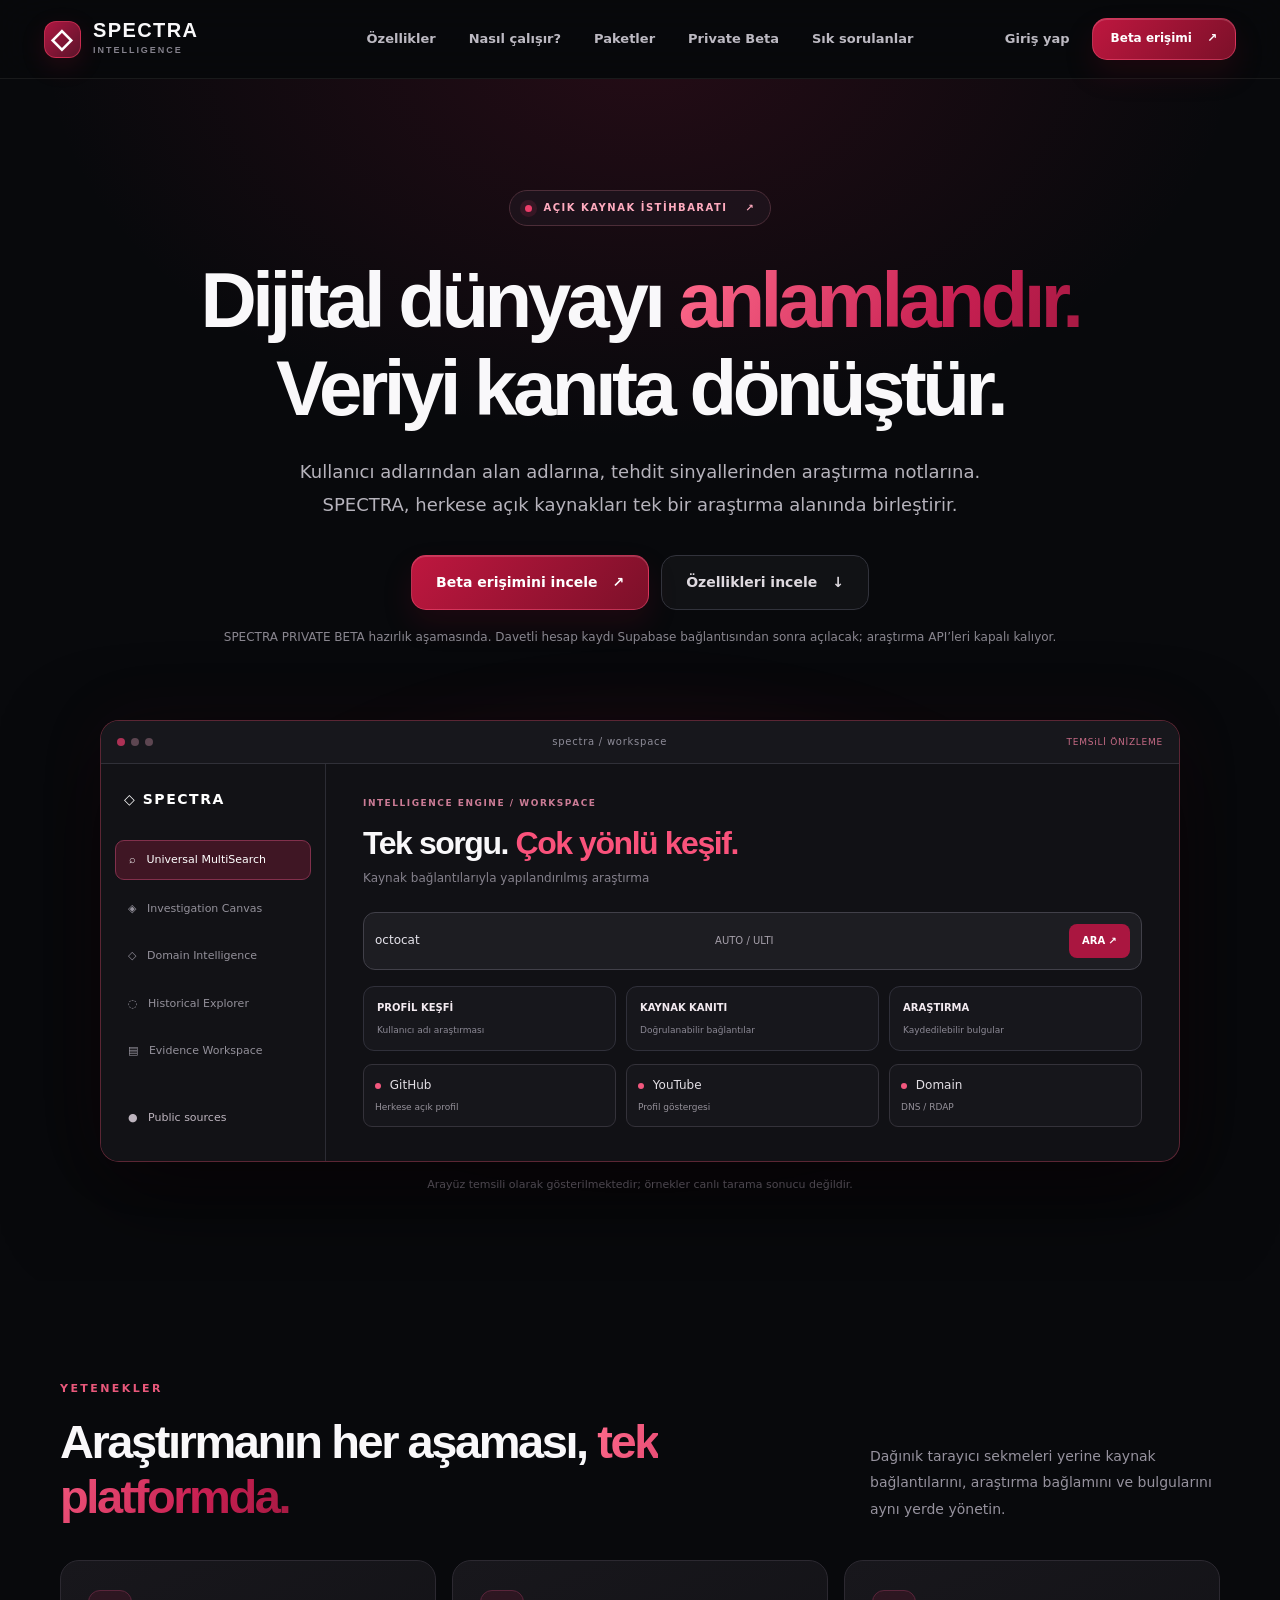
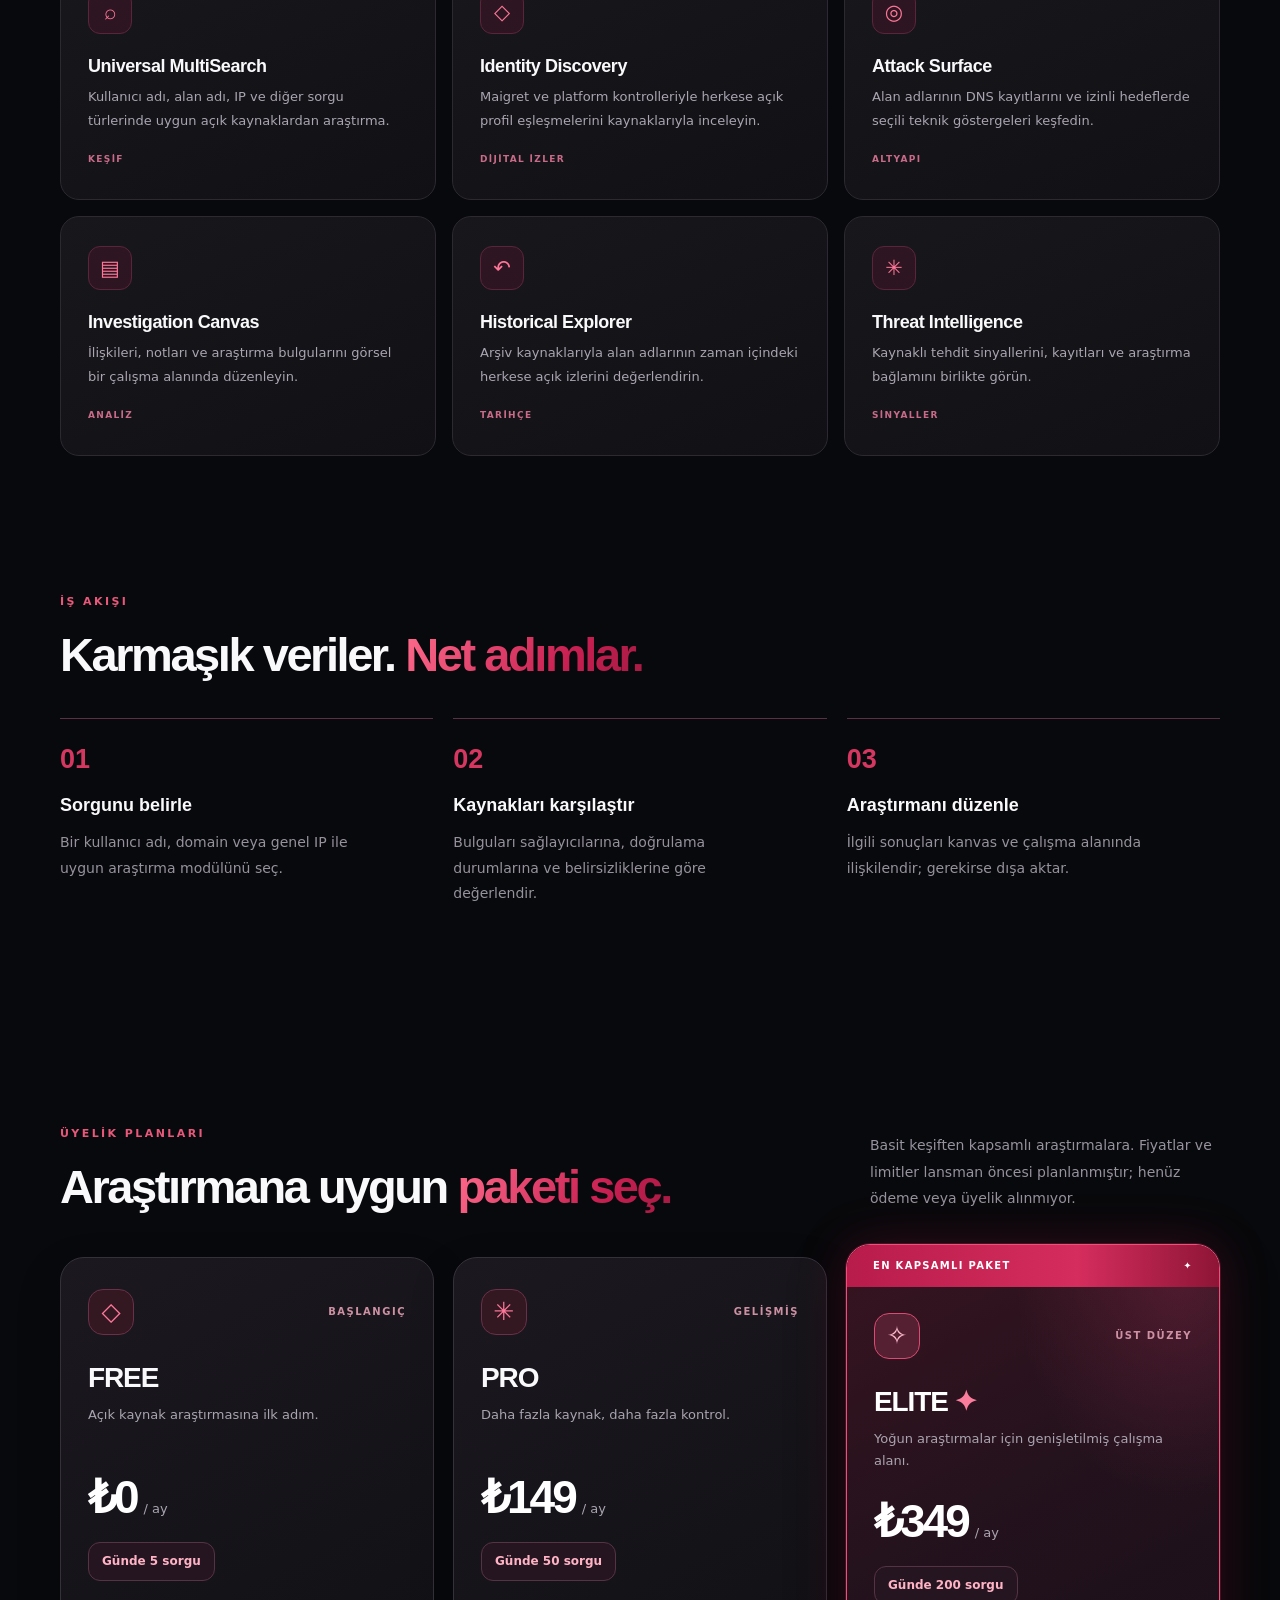
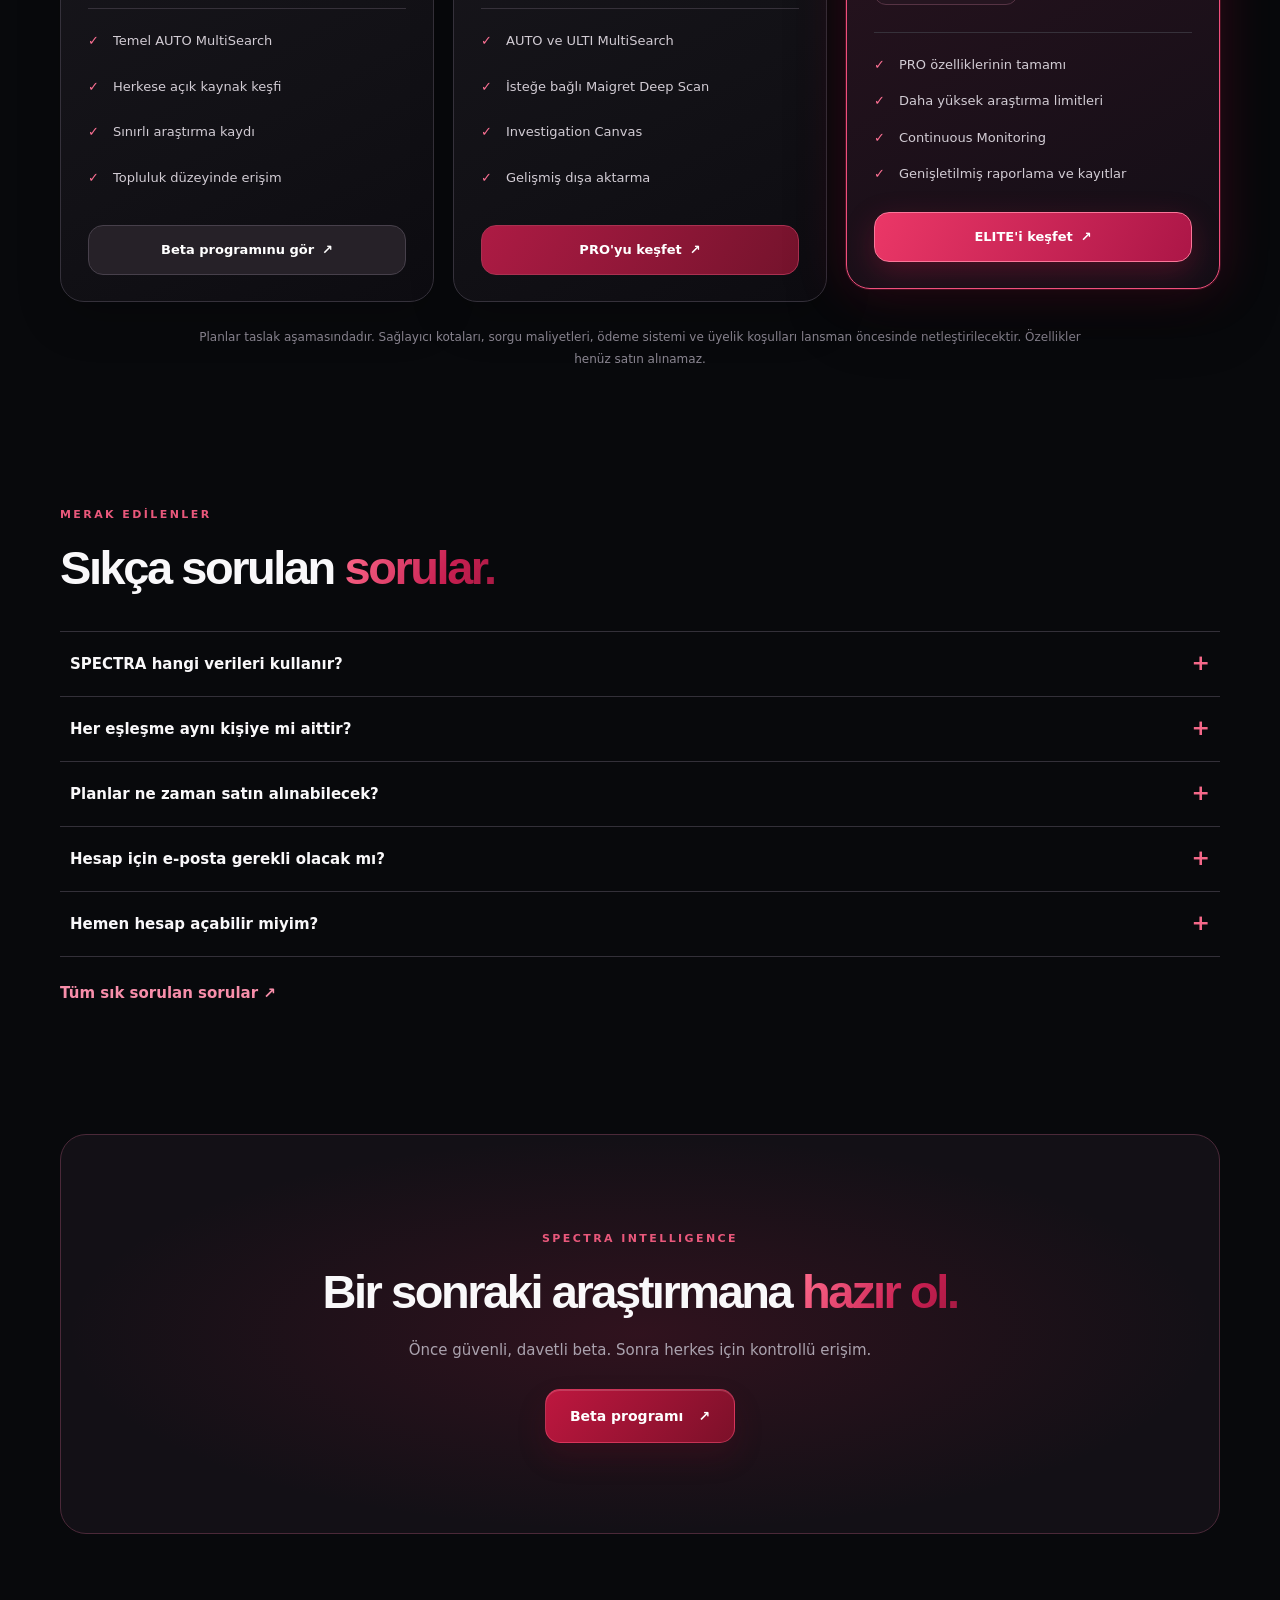
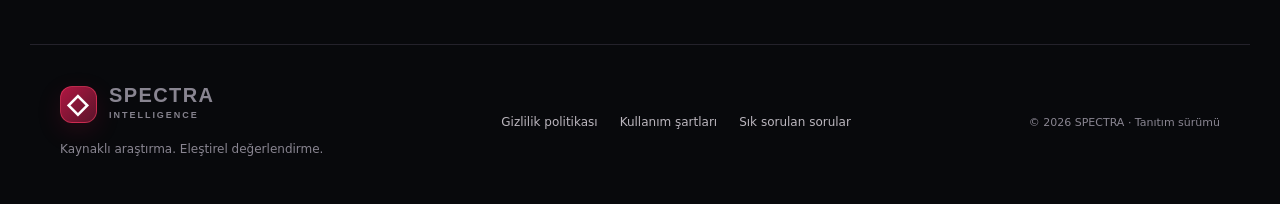
<file: index.html>
<!doctype html>
<html lang="tr"><head>
<meta charset="utf-8"><meta name="viewport" content="width=device-width,initial-scale=1">
<title>SPECTRA — Açık Kaynak İstihbarat Araştırma Platformu</title>
<meta name="description" content="SPECTRA ile alan adı, kullanıcı adı, tehdit istihbaratı ve herkese açık dijital izleri kaynaklarıyla araştırın. Yeni nesil araştırma çalışma alanı.">
<meta name="robots" content="noindex,nofollow" data-spectra-robots>
<meta name="theme-color" content="#08090d"><meta property="og:type" content="website">
<meta property="og:title" content="SPECTRA — Veriyi kanıta dönüştür.">
<meta property="og:description" content="Tek çalışma alanında açık kaynak araştırması, ilişki analizi ve dijital iz keşfi.">
<meta name="twitter:card" content="summary"><link rel="icon" type="image/svg+xml" href="/assets/favicon.svg">
<link rel="stylesheet" href="/assets/landing.css?v=2.9.0">
<script src="/assets/landing.js?v=2.6.0" defer></script>
</head><body>
<a class="skip" href="#main">İçeriğe geç</a>
<header class="site-header"><nav class="nav-shell" aria-label="Ana menü">
<a class="brand" href="/" aria-label="SPECTRA ana sayfa"><span class="brand-mark" aria-hidden="true">◇</span><span>SPECTRA<span class="brand-sub">INTELLIGENCE</span></span></a>
<div class="nav-links" id="nav-links"><a href="#ozellikler">Özellikler</a><a href="#nasil-calisir">Nasıl çalışır?</a><a href="#paketler">Paketler</a><a href="/beta">Private Beta</a><a href="/faq">Sık sorulanlar</a></div>
<div class="nav-cta"><a class="nav-login" href="/giris">Giriş yap</a><a class="btn btn-sm" href="/beta">Beta erişimi <span aria-hidden="true">↗</span></a></div>
<button class="mobile-toggle" type="button" aria-controls="mobile-links" aria-expanded="false" aria-label="Menüyü aç"><span></span><span></span><span></span></button>
</nav><div class="mobile-links" id="mobile-links" hidden><a href="#ozellikler">Özellikler</a><a href="#nasil-calisir">Nasıl çalışır?</a><a href="#paketler">Paketler</a><a href="/beta">Private Beta</a><a href="/faq">Sık sorulanlar</a><a href="/giris">Giriş yap</a><a href="/beta">Beta erişimi ↗</a></div></header>
<main id="main">
<section class="hero"><div class="hero-glow" aria-hidden="true"></div><div class="hero-content">
<a class="eyebrow-pill" href="#ozellikler"><span class="pulse"></span> AÇIK KAYNAK İSTİHBARATI <span class="pill-arrow" aria-hidden="true">↗</span></a>
<h1>Dijital dünyayı <span>anlamlandır.</span><br>Veriyi kanıta dönüştür.</h1>
<p class="hero-description">Kullanıcı adlarından alan adlarına, tehdit sinyallerinden araştırma notlarına. SPECTRA, herkese açık kaynakları tek bir araştırma alanında birleştirir.</p>
<div class="hero-actions"><a class="btn btn-lg" href="/beta">Beta erişimini incele <span aria-hidden="true">↗</span></a><a class="btn btn-outline btn-lg" href="#ozellikler">Özellikleri incele <span aria-hidden="true">↓</span></a></div>
<p class="launch-note">SPECTRA PRIVATE BETA hazırlık aşamasında. Davetli hesap kaydı Supabase bağlantısından sonra açılacak; araştırma API’leri kapalı kalıyor.</p>
</div>
<div class="preview-wrap"><div class="preview-halo" aria-hidden="true"></div><div class="preview-panel" role="img" aria-label="SPECTRA çalışma alanının temsili arayüz önizlemesi: MultiSearch, araştırma modülleri ve profil bulguları">
<div class="preview-top"><div class="preview-dots"><i></i><i></i><i></i></div><span>spectra / workspace</span><span class="preview-state">TEMSiLİ ÖNİZLEME</span></div>
<div class="preview-body"><aside class="preview-side"><div class="preview-logo">◇ SPECTRA</div><div class="preview-selected">⌕ &nbsp; Universal MultiSearch</div><div>◈ &nbsp; Investigation Canvas</div><div>◇ &nbsp; Domain Intelligence</div><div>◌ &nbsp; Historical Explorer</div><div>▤ &nbsp; Evidence Workspace</div><div class="preview-side-foot">● &nbsp; Public sources</div></aside>
<div class="preview-main"><div class="preview-label">INTELLIGENCE ENGINE / WORKSPACE</div><h2>Tek sorgu. <em>Çok yönlü keşif.</em></h2><p>Kaynak bağlantılarıyla yapılandırılmış araştırma</p><div class="preview-search"><span>octocat</span><span>AUTO / ULTI</span><b>ARA ↗</b></div><div class="preview-kpis"><div><strong>PROFİL KEŞFİ</strong><small>Kullanıcı adı araştırması</small></div><div><strong>KAYNAK KANITI</strong><small>Doğrulanabilir bağlantılar</small></div><div><strong>ARAŞTIRMA</strong><small>Kaydedilebilir bulgular</small></div></div><div class="preview-cards"><div><span class="fake-dot"></span> GitHub <small>Herkese açık profil</small></div><div><span class="fake-dot"></span> YouTube <small>Profil göstergesi</small></div><div><span class="fake-dot"></span> Domain <small>DNS / RDAP</small></div></div></div></div>
</div><p class="preview-caption">Arayüz temsili olarak gösterilmektedir; örnekler canlı tarama sonucu değildir.</p></div>
</section>
<section class="section features" id="ozellikler"><div class="section-heading"><div><span class="section-kicker">YETENEKLER</span><h2>Araştırmanın her aşaması, <em>tek platformda.</em></h2></div><p>Dağınık tarayıcı sekmeleri yerine kaynak bağlantılarını, araştırma bağlamını ve bulgularını aynı yerde yönetin.</p></div>
<div class="feature-grid"><article class="feature-card"><span class="feature-icon">⌕</span><h3>Universal MultiSearch</h3><p>Kullanıcı adı, alan adı, IP ve diğer sorgu türlerinde uygun açık kaynaklardan araştırma.</p><span class="feature-tag">KEŞİF</span></article><article class="feature-card"><span class="feature-icon">◇</span><h3>Identity Discovery</h3><p>Maigret ve platform kontrolleriyle herkese açık profil eşleşmelerini kaynaklarıyla inceleyin.</p><span class="feature-tag">DİJİTAL İZLER</span></article><article class="feature-card"><span class="feature-icon">◎</span><h3>Attack Surface</h3><p>Alan adlarının DNS kayıtlarını ve izinli hedeflerde seçili teknik göstergeleri keşfedin.</p><span class="feature-tag">ALTYAPI</span></article><article class="feature-card"><span class="feature-icon">▤</span><h3>Investigation Canvas</h3><p>İlişkileri, notları ve araştırma bulgularını görsel bir çalışma alanında düzenleyin.</p><span class="feature-tag">ANALİZ</span></article><article class="feature-card"><span class="feature-icon">↶</span><h3>Historical Explorer</h3><p>Arşiv kaynaklarıyla alan adlarının zaman içindeki herkese açık izlerini değerlendirin.</p><span class="feature-tag">TARİHÇE</span></article><article class="feature-card"><span class="feature-icon">✳</span><h3>Threat Intelligence</h3><p>Kaynaklı tehdit sinyallerini, kayıtları ve araştırma bağlamını birlikte görün.</p><span class="feature-tag">SİNYALLER</span></article></div></section>
<section class="section how" id="nasil-calisir"><div class="section-heading"><div><span class="section-kicker">İŞ AKIŞI</span><h2>Karmaşık veriler. <em>Net adımlar.</em></h2></div></div><div class="steps"><article><span>01</span><h3>Sorgunu belirle</h3><p>Bir kullanıcı adı, domain veya genel IP ile uygun araştırma modülünü seç.</p></article><article><span>02</span><h3>Kaynakları karşılaştır</h3><p>Bulguları sağlayıcılarına, doğrulama durumlarına ve belirsizliklerine göre değerlendir.</p></article><article><span>03</span><h3>Araştırmanı düzenle</h3><p>İlgili sonuçları kanvas ve çalışma alanında ilişkilendir; gerekirse dışa aktar.</p></article></div></section>

<section class="section pricing-section" id="paketler" aria-labelledby="pricing-title">
  <div class="section-heading pricing-heading"><div><span class="section-kicker">ÜYELİK PLANLARI</span><h2 id="pricing-title">Araştırmana uygun <em>paketi seç.</em></h2></div><p>Basit keşiften kapsamlı araştırmalara. Fiyatlar ve limitler lansman öncesi planlanmıştır; henüz ödeme veya üyelik alınmıyor.</p></div>
  <div class="pricing-grid">
    <article class="plan-card" aria-labelledby="plan-free"><div class="plan-top"><span class="plan-symbol" aria-hidden="true">◇</span><span class="plan-tier">BAŞLANGIÇ</span></div><h3 id="plan-free">FREE</h3><p class="plan-description">Açık kaynak araştırmasına ilk adım.</p><div class="plan-price"><strong>₺0</strong><span>/ ay</span></div><p class="plan-usage">Günde 5 sorgu</p><ul><li>Temel AUTO MultiSearch</li><li>Herkese açık kaynak keşfi</li><li>Sınırlı araştırma kaydı</li><li>Topluluk düzeyinde erişim</li></ul><a class="plan-button plan-button-quiet" href="/beta">Beta programınu gör <span aria-hidden="true">↗</span></a></article>
    <article class="plan-card plan-pro" aria-labelledby="plan-pro"><div class="plan-top"><span class="plan-symbol" aria-hidden="true">✳</span><span class="plan-tier">GELİŞMİŞ</span></div><h3 id="plan-pro">PRO</h3><p class="plan-description">Daha fazla kaynak, daha fazla kontrol.</p><div class="plan-price"><strong>₺149</strong><span>/ ay</span></div><p class="plan-usage">Günde 50 sorgu</p><ul><li>AUTO ve ULTI MultiSearch</li><li>İsteğe bağlı Maigret Deep Scan</li><li>Investigation Canvas</li><li>Gelişmiş dışa aktarma</li></ul><a class="plan-button" href="/giris">PRO'yu keşfet <span aria-hidden="true">↗</span></a></article>
    <article class="plan-card plan-elite" aria-labelledby="plan-elite"><div class="elite-aura" aria-hidden="true"></div><div class="elite-banner">EN KAPSAMLI PAKET <span aria-hidden="true">✦</span></div><div class="plan-top"><span class="plan-symbol" aria-hidden="true">✧</span><span class="plan-tier">ÜST DÜZEY</span></div><h3 id="plan-elite">ELITE <span aria-hidden="true">✦</span></h3><p class="plan-description">Yoğun araştırmalar için genişletilmiş çalışma alanı.</p><div class="plan-price"><strong>₺349</strong><span>/ ay</span></div><p class="plan-usage">Günde 200 sorgu</p><ul><li>PRO özelliklerinin tamamı</li><li>Daha yüksek araştırma limitleri</li><li>Continuous Monitoring</li><li>Genişletilmiş raporlama ve kayıtlar</li></ul><a class="plan-button plan-button-elite" href="/giris">ELITE'i keşfet <span aria-hidden="true">↗</span></a></article>
  </div>
  <p class="pricing-disclaimer">Planlar taslak aşamasındadır. Sağlayıcı kotaları, sorgu maliyetleri, ödeme sistemi ve üyelik koşulları lansman öncesinde netleştirilecektir. Özellikler henüz satın alınamaz.</p>
</section>

<section class="section faqs" id="sorular"><div class="section-heading"><div><span class="section-kicker">MERAK EDİLENLER</span><h2>Sıkça sorulan <em>sorular.</em></h2></div></div><div class="faq-list"><details><summary>SPECTRA hangi verileri kullanır?</summary><p>Herkese açık kaynaklar ve isteğe bağlı yapılandırılan sağlayıcılar kullanılır. Kaynak erişimi ve sonuçların doğruluğu değişebilir.</p></details><details><summary>Her eşleşme aynı kişiye mi aittir?</summary><p>Hayır. Aynı kullanıcı adının birden çok platformda bulunması aynı kişiye ait olduğunu kanıtlamaz. Sonuçlar ayrı ayrı değerlendirilmelidir.</p></details><details><summary>Planlar ne zaman satın alınabilecek?</summary><p>FREE, PRO ve ELITE paketleri şimdilik tanıtım amaçlıdır. İlk 3–5 davetli kullanıcıya 5 günlük ücretsiz PRO Beta verilecek. Üyelik ve ödeme sistemi devreye girdiğinde erişim koşulları açıklanacaktır.</p></details><details><summary>Hesap için e-posta gerekli olacak mı?</summary><p>Planlanan üyelik sisteminde e-posta adresi doğrulama, hesap kurtarma ve güvenlik bildirimleri için kullanılacak; şifreler güvenli biçimde doğrulanacak ve saklanacaktır.</p></details><details><summary>Hemen hesap açabilir miyim?</summary><p>Henüz değil. Tanıtım sürümü yayındadır; giriş, kayıt ve kullanıcıya özel veri ayrımı sonraki aşamada geliştirilecektir.</p></details></div><a href="/faq" class="faq-more">Tüm sık sorulan sorular ↗</a></section>
<section class="last-cta"><div class="last-cta-glow" aria-hidden="true"></div><span class="section-kicker">SPECTRA INTELLIGENCE</span><h2>Bir sonraki araştırmana <em>hazır ol.</em></h2><p>Önce güvenli, davetli beta. Sonra herkes için kontrollü erişim.</p><a class="btn btn-lg" href="/beta">Beta programı <span aria-hidden="true">↗</span></a></section>
</main><footer class="site-footer"><div><a class="brand" href="/"><span class="brand-mark" aria-hidden="true">◇</span><span>SPECTRA<span class="brand-sub">INTELLIGENCE</span></span></a><p>Kaynaklı araştırma. Eleştirel değerlendirme.</p></div><nav aria-label="Alt menü"><a href="/privacy">Gizlilik politikası</a><a href="/terms">Kullanım şartları</a><a href="/faq">Sık sorulan sorular</a></nav><span class="copyright">© 2026 SPECTRA · Tanıtım sürümü</span></footer>
</body></html>
</file>
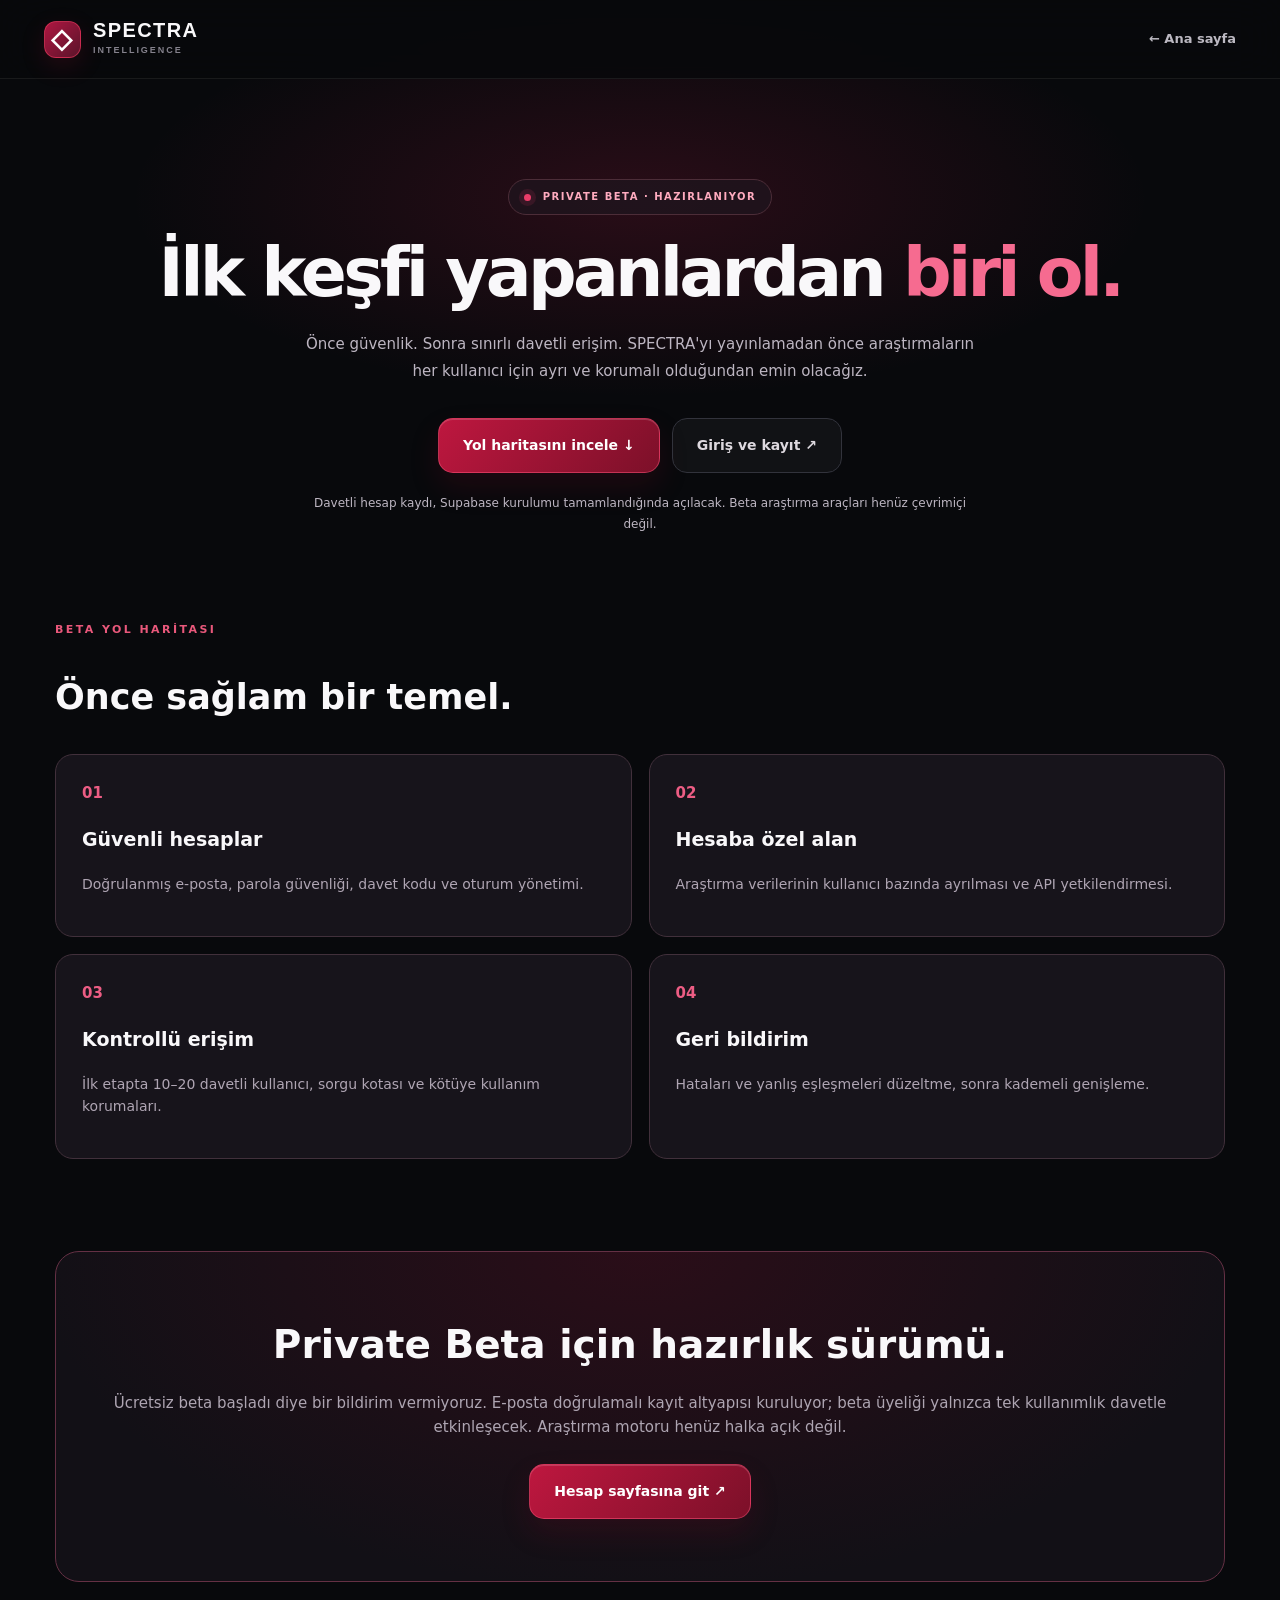
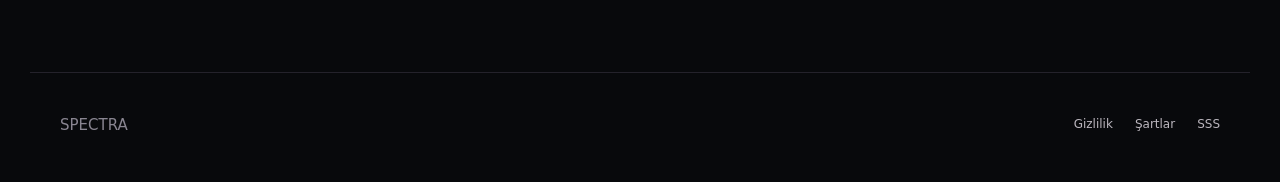
<file: beta.html>
<!doctype html><html lang="tr"><head><meta charset="utf-8"><meta name="viewport" content="width=device-width,initial-scale=1"><meta name="robots" content="noindex,nofollow" data-spectra-robots><meta name="theme-color" content="#08090c"><title>SPECTRA Private Beta — Erken erişim</title><meta name="description" content="SPECTRA Private Beta: davetli erken erişim, güvenli hesaplar ve açık kaynak araştırma araçları için hazırlık süreci."><link rel="icon" type="image/svg+xml" href="/assets/favicon.svg"><link rel="stylesheet" href="/assets/landing.css?v=2.9.0"></head><body class="beta-info-page"><a class="skip" href="#main">İçeriğe geç</a><header class="site-header"><nav class="nav-shell"><a class="brand" href="/"><span class="brand-mark">◇</span><span>SPECTRA<span class="brand-sub">INTELLIGENCE</span></span></a><a class="nav-login" href="/">← Ana sayfa</a></nav></header><main id="main" class="beta-info-main"><section class="beta-info-hero"><span class="eyebrow-pill"><span class="pulse"></span> PRIVATE BETA · HAZIRLANIYOR</span><h1>İlk keşfi yapanlardan <em>biri ol.</em></h1><p>Önce güvenlik. Sonra sınırlı davetli erişim. SPECTRA'yı yayınlamadan önce araştırmaların her kullanıcı için ayrı ve korumalı olduğundan emin olacağız.</p><div class="hero-actions"><a class="btn btn-lg" href="#yol-haritasi">Yol haritasını incele ↓</a><a class="btn btn-outline btn-lg" href="/giris">Giriş ve kayıt ↗</a></div><p class="launch-note">Davetli hesap kaydı, Supabase kurulumu tamamlandığında açılacak. Beta araştırma araçları henüz çevrimiçi değil.</p></section><section class="beta-milestones" id="yol-haritasi"><span class="section-kicker">BETA YOL HARİTASI</span><h2>Önce sağlam bir temel.</h2><div class="beta-milestone-grid"><article><span>01</span><h3>Güvenli hesaplar</h3><p>Doğrulanmış e-posta, parola güvenliği, davet kodu ve oturum yönetimi.</p></article><article><span>02</span><h3>Hesaba özel alan</h3><p>Araştırma verilerinin kullanıcı bazında ayrılması ve API yetkilendirmesi.</p></article><article><span>03</span><h3>Kontrollü erişim</h3><p>İlk etapta 10–20 davetli kullanıcı, sorgu kotası ve kötüye kullanım korumaları.</p></article><article><span>04</span><h3>Geri bildirim</h3><p>Hataları ve yanlış eşleşmeleri düzeltme, sonra kademeli genişleme.</p></article></div></section><section class="beta-info-foot"><h2>Private Beta için hazırlık sürümü.</h2><p>Ücretsiz beta başladı diye bir bildirim vermiyoruz. E-posta doğrulamalı kayıt altyapısı kuruluyor; beta üyeliği yalnızca tek kullanımlık davetle etkinleşecek. Araştırma motoru henüz halka açık değil.</p><a class="btn btn-lg" href="/giris">Hesap sayfasına git ↗</a></section></main><footer class="site-footer"><a href="/">SPECTRA</a><nav><a href="/privacy">Gizlilik</a><a href="/terms">Şartlar</a><a href="/faq">SSS</a></nav></footer></body></html>
</file>
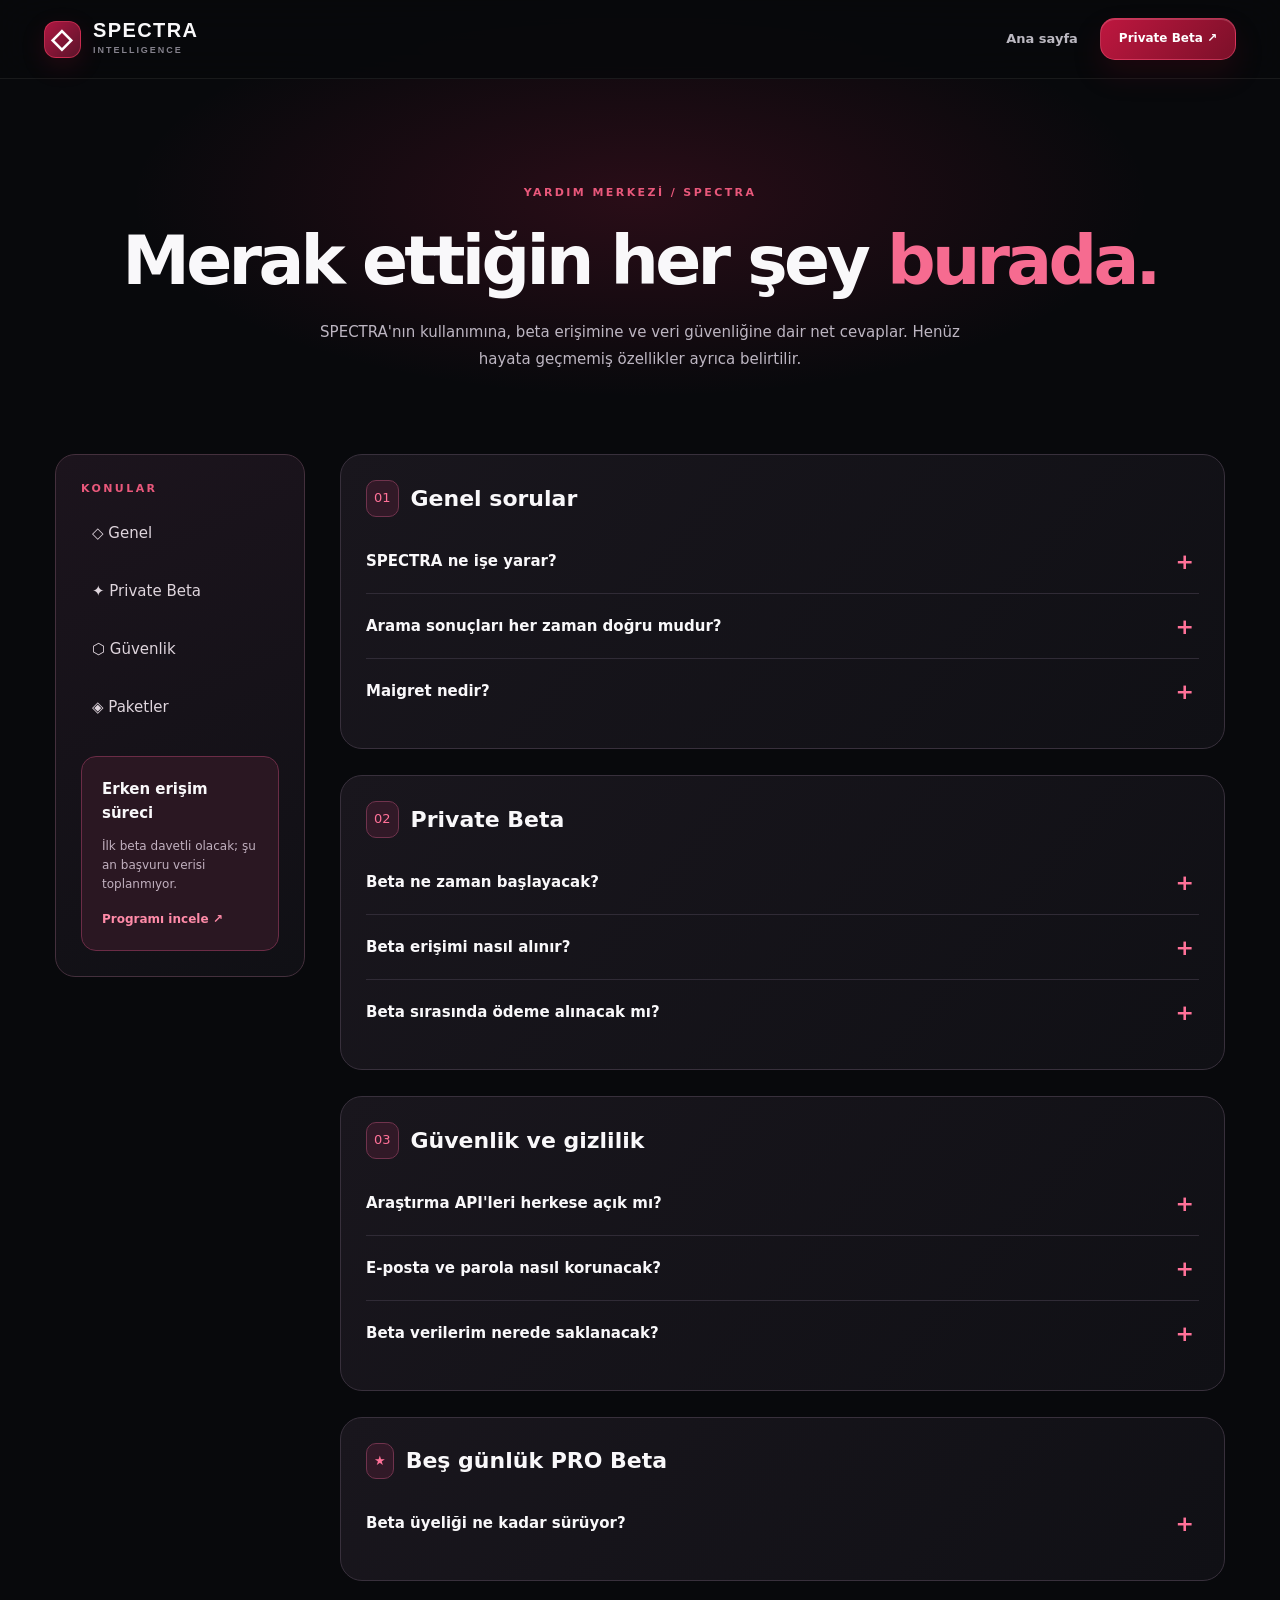
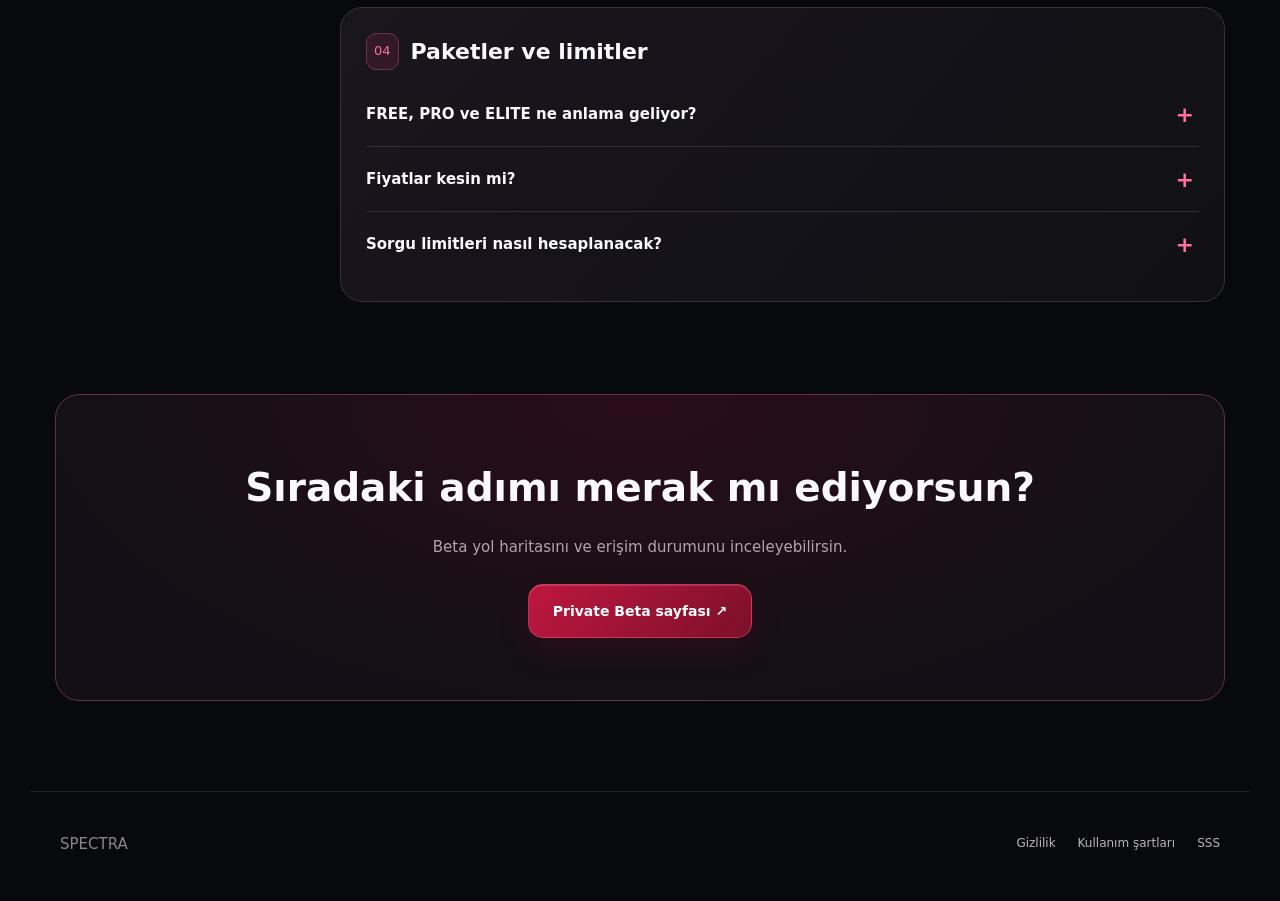
<file: faq.html>
<!doctype html><html lang="tr"><head><meta charset="utf-8"><meta name="viewport" content="width=device-width,initial-scale=1"><meta name="robots" content="noindex,nofollow" data-spectra-robots><meta name="theme-color" content="#100c10"><link rel="icon" type="image/svg+xml" href="/assets/favicon.svg"><link rel="stylesheet" href="/assets/landing.css?v=2.9.0"><title>Sık sorulan sorular — SPECTRA</title><meta name="description" content="SPECTRA Private Beta, üyelik, araştırma araçları ve güvenlik hakkında sık sorulan sorular."></head><body class="beta-info-page"><a class="skip" href="#main">İçeriğe geç</a>
<header class="site-header"><nav class="nav-shell" aria-label="Ana menü"><a class="brand" href="/"><span class="brand-mark">◇</span><span>SPECTRA<span class="brand-sub">INTELLIGENCE</span></span></a><div class="nav-cta"><a class="nav-login" href="/">Ana sayfa</a><a class="btn btn-sm" href="/beta">Private Beta ↗</a></div></nav></header>
<main id="main" class="beta-info-main"><section class="beta-info-hero"><span class="section-kicker">YARDIM MERKEZİ / SPECTRA</span><h1>Merak ettiğin her şey <em>burada.</em></h1><p>SPECTRA'nın kullanımına, beta erişimine ve veri güvenliğine dair net cevaplar. Henüz hayata geçmemiş özellikler ayrıca belirtilir.</p></section>
<section class="faq-hub-layout"><aside class="faq-hub-aside" aria-label="Yardım kategorileri"><div class="faq-hub-aside-inner"><span class="section-kicker">KONULAR</span><a href="#genel">◇ Genel</a><a href="#beta">✦ Private Beta</a><a href="#guvenlik">⬡ Güvenlik</a><a href="#paketler">◈ Paketler</a><div class="faq-hub-help"><strong>Erken erişim süreci</strong><p>İlk beta davetli olacak; şu an başvuru verisi toplanmıyor.</p><a href="/beta">Programı incele ↗</a></div></div></aside><div class="faq-hub-content">
<section id="genel" class="faq-hub-group"><div class="faq-hub-heading"><span class="faq-hub-number">01</span><h2>Genel sorular</h2></div><details><summary>SPECTRA ne işe yarar?</summary><p>Alan adı, kullanıcı adı, kamuya açık dijital izler ve tehdit istihbaratı gibi kaynakları tek araştırma çalışma alanında birleştirir.</p></details><details><summary>Arama sonuçları her zaman doğru mudur?</summary><p>Hayır. Erişim engelleri, güncelliğini kaybetmiş indeksler ve aynı kullanıcı adını kullanan farklı kişiler olabilir. Bulgular ayrı kaynaklarla doğrulanmalıdır.</p></details><details><summary>Maigret nedir?</summary><p>Herkese açık kullanıcı adı eşleşmelerini kontrol eden isteğe bağlı araştırma aracıdır. Farklı platformlardaki hesaplar otomatik olarak aynı kişiye bağlanmaz.</p></details></section>
<section id="beta" class="faq-hub-group"><div class="faq-hub-heading"><span class="faq-hub-number">02</span><h2>Private Beta</h2></div><details><summary>Beta ne zaman başlayacak?</summary><p>Henüz tarih açıklanmadı. Kullanıcı hesapları, erişim kontrolü ve güvenlik testleri tamamlandıktan sonra sınırlı davetli erişim açılacak.</p></details><details><summary>Beta erişimi nasıl alınır?</summary><p>İlk aşamada davet kodu ve doğrulanmış e-posta planlanıyor. Başvuru formu henüz açılmadı; <a href="/beta">beta sayfası</a> güncel planı açıklıyor.</p></details><details><summary>Beta sırasında ödeme alınacak mı?</summary><p>İlk kapalı beta ücretsiz planlanıyor. Ücretli abonelik ve ödeme altyapısı bu aşamada etkin değil.</p></details></section>
<section id="guvenlik" class="faq-hub-group"><div class="faq-hub-heading"><span class="faq-hub-number">03</span><h2>Güvenlik ve gizlilik</h2></div><details><summary>Araştırma API'leri herkese açık mı?</summary><p>Hayır. Henüz çok kullanıcılı hesap yetkilendirmesi olmadığı için genel yayında API ve araştırma paneli kapalı tutuluyor.</p></details><details><summary>E-posta ve parola nasıl korunacak?</summary><p>Planlanan üyelikte doğrulama, güvenli parola özeti, oturum yönetimi ve hesap kurtarma bulunacak; bu özellikler henüz yayına alınmadı.</p></details><details><summary>Beta verilerim nerede saklanacak?</summary><p>Çok kullanıcılı veri ayrımı ve saklama politikası henüz hazırlanıyor. Bu nedenle üretim kullanıcı verisi toplanmıyor. Mevcut yerel uygulama ayrı SQLite dosyaları kullanabilir.</p></details></section>
<section class="faq-hub-group"><div class="faq-hub-heading"><span class="faq-hub-number">★</span><h2>Beş günlük PRO Beta</h2></div><details><summary>Beta üyeliği ne kadar sürüyor?</summary><p>Yalnızca 3–5 davetli kullanıcıya verilen PRO Beta erişimi davet kodu etkinleştirildikten itibaren 5 gün sürer ve otomatik sona erer. Ödeme alınmaz.</p></details></section><section id="paketler" class="faq-hub-group"><div class="faq-hub-heading"><span class="faq-hub-number">04</span><h2>Paketler ve limitler</h2></div><details><summary>FREE, PRO ve ELITE ne anlama geliyor?</summary><p>FREE temel keşif, PRO gelişmiş kaynaklar, ELITE daha yüksek kapasite için planlanan üyeliklerdir. Henüz hiçbir paket satın alınamıyor.</p></details><details><summary>Fiyatlar kesin mi?</summary><p>Hayır. 149 TL PRO ve 349 TL ELITE, sunucu ve sağlayıcı maliyetleri netleşmeden önce belirlenmiş taslak aylık fiyatlardır.</p></details><details><summary>Sorgu limitleri nasıl hesaplanacak?</summary><p>Standart aramalar ve maliyetli derin taramalar farklı kredi tüketebilir. Gerçek limitler sunucu tarafı kota sistemi geliştirildiğinde açıklanacak.</p></details></section>
</div></section><section class="beta-info-foot"><h2>Sıradaki adımı merak mı ediyorsun?</h2><p>Beta yol haritasını ve erişim durumunu inceleyebilirsin.</p><a class="btn btn-lg" href="/beta">Private Beta sayfası ↗</a></section></main>
<footer class="site-footer"><a href="/">SPECTRA</a><nav aria-label="Alt menü"><a href="/privacy">Gizlilik</a><a href="/terms">Kullanım şartları</a><a href="/faq">SSS</a></nav></footer></body></html>
</file>
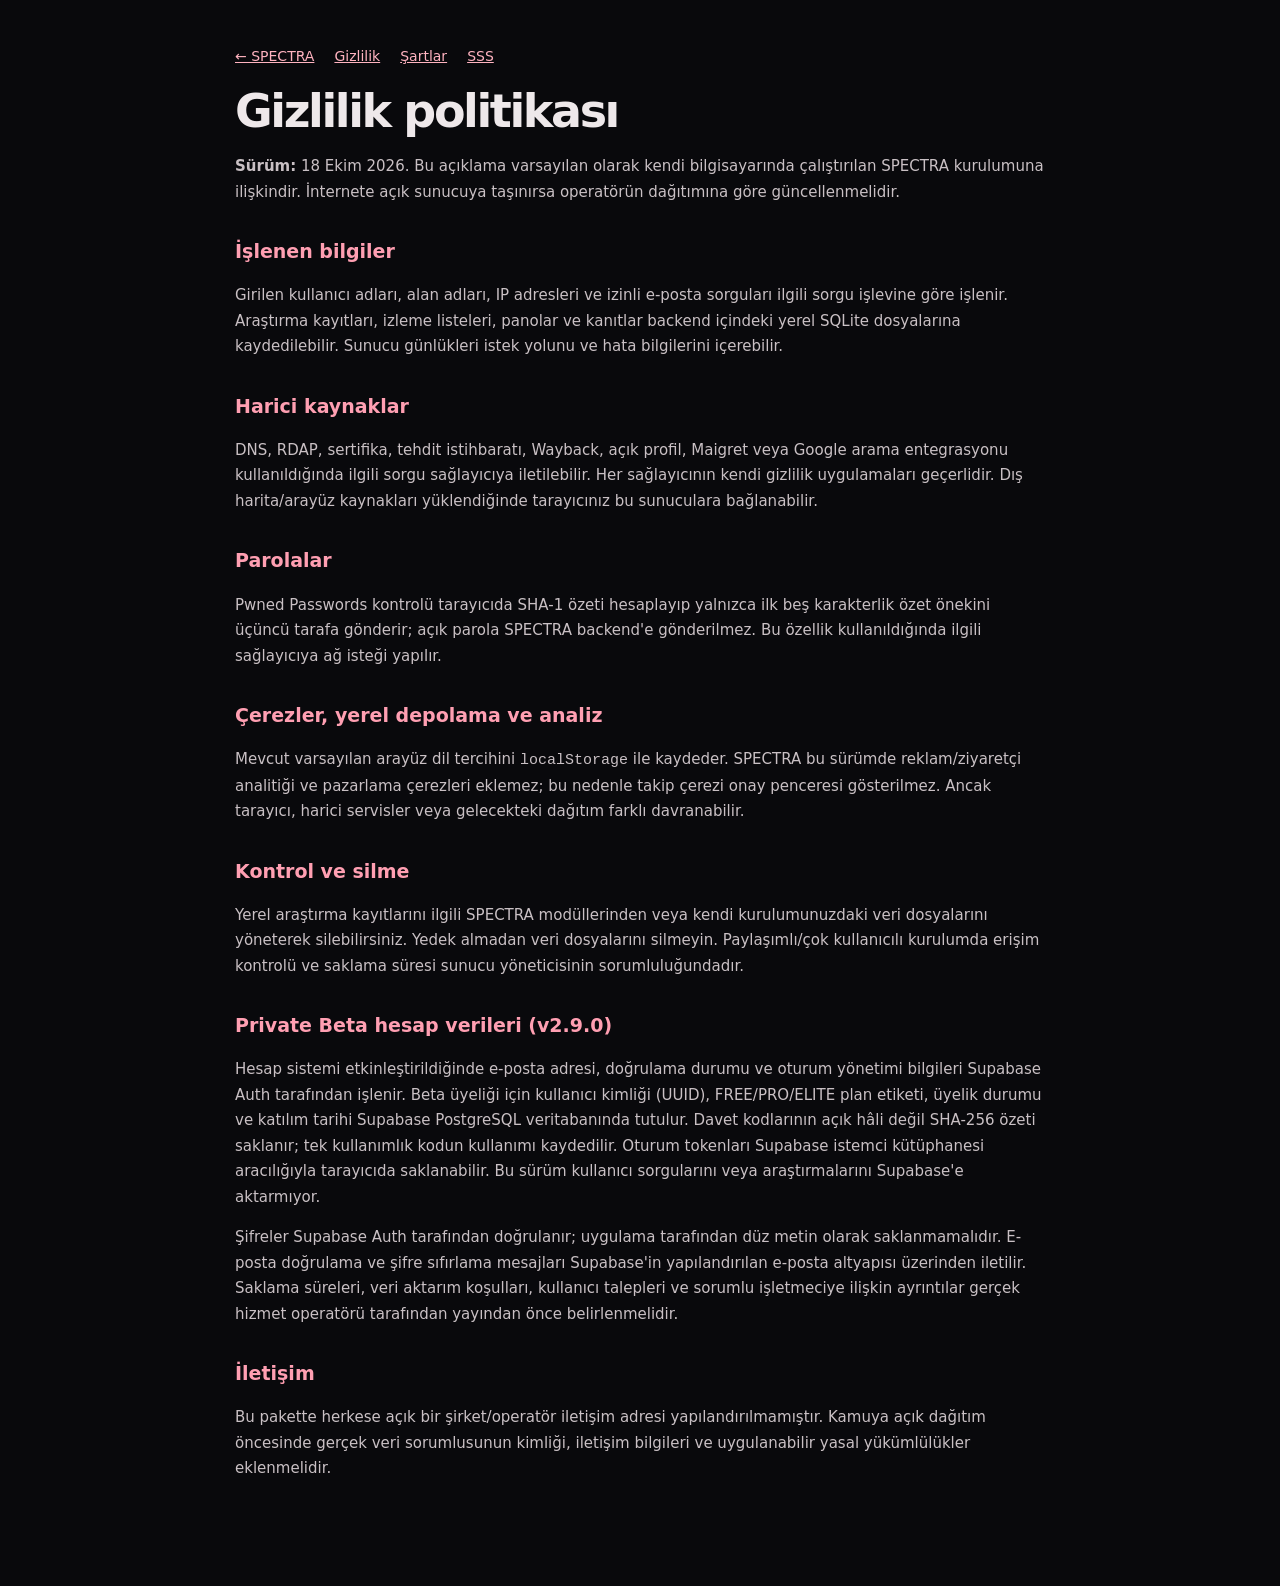
<file: privacy.html>
<!doctype html><html lang="tr"><head><meta charset="utf-8"><meta name="viewport" content="width=device-width,initial-scale=1"><meta name="robots" content="noindex,nofollow" data-spectra-robots><meta name="theme-color" content="#100c10"><link rel="icon" type="image/svg+xml" href="/assets/favicon.svg"><link rel="stylesheet" href="/assets/style.css?v=2.5.9"><title>Gizlilik politikası — SPECTRA</title><meta name="description" content="SPECTRA local-first OSINT workspace data-handling summary."><style>body{background:#09090c;color:#eee8ea;font-family:Inter,system-ui,sans-serif;line-height:1.7}.legal-page{max-width:850px;margin:0 auto;padding:45px 20px 90px}.legal-page h1{font-size:clamp(30px,5vw,46px)}.legal-page h2{font-size:19px;margin-top:30px;color:#ff9fb2}.legal-page p,.legal-page li{font-size:15px;color:#c9c0c4}.legal-page a{color:#ff9cb1}.legal-page summary{cursor:pointer;font-size:16px;font-weight:700;padding:14px 0;color:#f3dce2}.legal-page details{border-bottom:1px solid #38252d}.legal-nav{display:flex;gap:20px;flex-wrap:wrap}.legal-nav a{font-size:14px;color:#ffb3c0}</style></head><body><a href="#legal-main" class="skip-link">İçeriğe geç</a><main class="legal-page" id="legal-main" tabindex="-1"><nav class="legal-nav" aria-label="Legal navigation"><a href="/">← SPECTRA</a><a href="/privacy">Gizlilik</a><a href="/terms">Şartlar</a><a href="/faq">SSS</a></nav><h1>Gizlilik politikası</h1><p><strong>Sürüm:</strong> 18 Ekim 2026. Bu açıklama varsayılan olarak kendi bilgisayarında çalıştırılan SPECTRA kurulumuna ilişkindir. İnternete açık sunucuya taşınırsa operatörün dağıtımına göre güncellenmelidir.</p><h2>İşlenen bilgiler</h2><p>Girilen kullanıcı adları, alan adları, IP adresleri ve izinli e-posta sorguları ilgili sorgu işlevine göre işlenir. Araştırma kayıtları, izleme listeleri, panolar ve kanıtlar backend içindeki yerel SQLite dosyalarına kaydedilebilir. Sunucu günlükleri istek yolunu ve hata bilgilerini içerebilir.</p><h2>Harici kaynaklar</h2><p>DNS, RDAP, sertifika, tehdit istihbaratı, Wayback, açık profil, Maigret veya Google arama entegrasyonu kullanıldığında ilgili sorgu sağlayıcıya iletilebilir. Her sağlayıcının kendi gizlilik uygulamaları geçerlidir. Dış harita/arayüz kaynakları yüklendiğinde tarayıcınız bu sunuculara bağlanabilir.</p><h2>Parolalar</h2><p>Pwned Passwords kontrolü tarayıcıda SHA-1 özeti hesaplayıp yalnızca ilk beş karakterlik özet önekini üçüncü tarafa gönderir; açık parola SPECTRA backend'e gönderilmez. Bu özellik kullanıldığında ilgili sağlayıcıya ağ isteği yapılır.</p><h2>Çerezler, yerel depolama ve analiz</h2><p>Mevcut varsayılan arayüz dil tercihini <code>localStorage</code> ile kaydeder. SPECTRA bu sürümde reklam/ziyaretçi analitiği ve pazarlama çerezleri eklemez; bu nedenle takip çerezi onay penceresi gösterilmez. Ancak tarayıcı, harici servisler veya gelecekteki dağıtım farklı davranabilir.</p><h2>Kontrol ve silme</h2><p>Yerel araştırma kayıtlarını ilgili SPECTRA modüllerinden veya kendi kurulumunuzdaki veri dosyalarını yöneterek silebilirsiniz. Yedek almadan veri dosyalarını silmeyin. Paylaşımlı/çok kullanıcılı kurulumda erişim kontrolü ve saklama süresi sunucu yöneticisinin sorumluluğundadır.</p><h2>Private Beta hesap verileri (v2.9.0)</h2><p>Hesap sistemi etkinleştirildiğinde e-posta adresi, doğrulama durumu ve oturum yönetimi bilgileri Supabase Auth tarafından işlenir. Beta üyeliği için kullanıcı kimliği (UUID), FREE/PRO/ELITE plan etiketi, üyelik durumu ve katılım tarihi Supabase PostgreSQL veritabanında tutulur. Davet kodlarının açık hâli değil SHA-256 özeti saklanır; tek kullanımlık kodun kullanımı kaydedilir. Oturum tokenları Supabase istemci kütüphanesi aracılığıyla tarayıcıda saklanabilir. Bu sürüm kullanıcı sorgularını veya araştırmalarını Supabase'e aktarmıyor.</p><p>Şifreler Supabase Auth tarafından doğrulanır; uygulama tarafından düz metin olarak saklanmamalıdır. E-posta doğrulama ve şifre sıfırlama mesajları Supabase'in yapılandırılan e-posta altyapısı üzerinden iletilir. Saklama süreleri, veri aktarım koşulları, kullanıcı talepleri ve sorumlu işletmeciye ilişkin ayrıntılar gerçek hizmet operatörü tarafından yayından önce belirlenmelidir.</p><h2>İletişim</h2><p>Bu pakette herkese açık bir şirket/operatör iletişim adresi yapılandırılmamıştır. Kamuya açık dağıtım öncesinde gerçek veri sorumlusunun kimliği, iletişim bilgileri ve uygulanabilir yasal yükümlülükler eklenmelidir.</p></main></body></html>
</file>
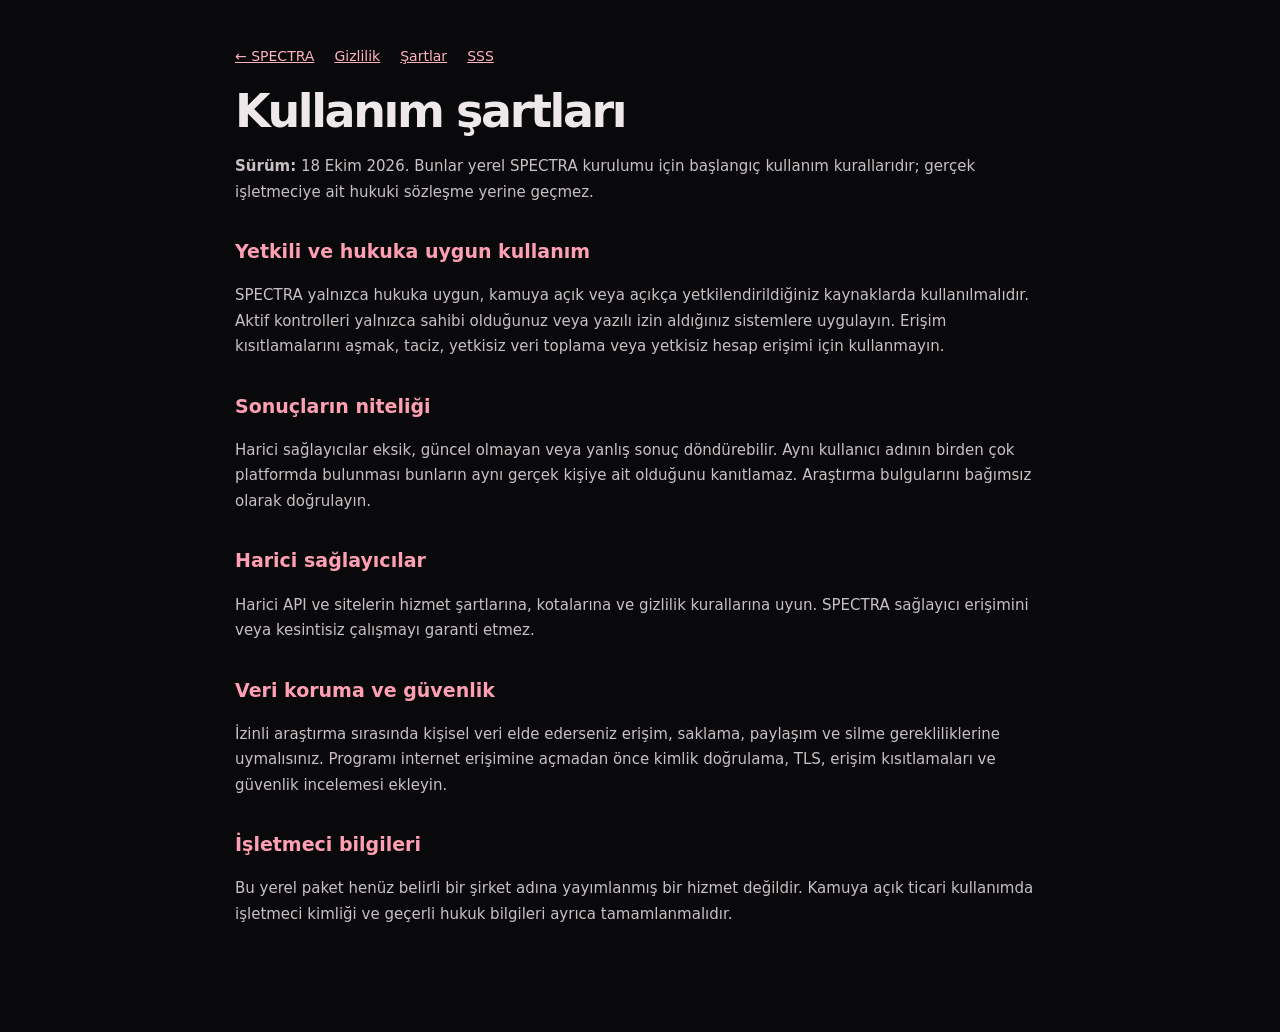
<file: terms.html>
<!doctype html><html lang="tr"><head><meta charset="utf-8"><meta name="viewport" content="width=device-width,initial-scale=1"><meta name="robots" content="noindex,nofollow" data-spectra-robots><meta name="theme-color" content="#100c10"><link rel="icon" type="image/svg+xml" href="/assets/favicon.svg"><link rel="stylesheet" href="/assets/style.css?v=2.5.9"><title>Kullanım şartları — SPECTRA</title><meta name="description" content="SPECTRA usage guidelines for responsible public-source research."><style>body{background:#09090c;color:#eee8ea;font-family:Inter,system-ui,sans-serif;line-height:1.7}.legal-page{max-width:850px;margin:0 auto;padding:45px 20px 90px}.legal-page h1{font-size:clamp(30px,5vw,46px)}.legal-page h2{font-size:19px;margin-top:30px;color:#ff9fb2}.legal-page p,.legal-page li{font-size:15px;color:#c9c0c4}.legal-page a{color:#ff9cb1}.legal-page summary{cursor:pointer;font-size:16px;font-weight:700;padding:14px 0;color:#f3dce2}.legal-page details{border-bottom:1px solid #38252d}.legal-nav{display:flex;gap:20px;flex-wrap:wrap}.legal-nav a{font-size:14px;color:#ffb3c0}</style></head><body><a href="#legal-main" class="skip-link">İçeriğe geç</a><main class="legal-page" id="legal-main" tabindex="-1"><nav class="legal-nav" aria-label="Legal navigation"><a href="/">← SPECTRA</a><a href="/privacy">Gizlilik</a><a href="/terms">Şartlar</a><a href="/faq">SSS</a></nav><h1>Kullanım şartları</h1><p><strong>Sürüm:</strong> 18 Ekim 2026. Bunlar yerel SPECTRA kurulumu için başlangıç kullanım kurallarıdır; gerçek işletmeciye ait hukuki sözleşme yerine geçmez.</p><h2>Yetkili ve hukuka uygun kullanım</h2><p>SPECTRA yalnızca hukuka uygun, kamuya açık veya açıkça yetkilendirildiğiniz kaynaklarda kullanılmalıdır. Aktif kontrolleri yalnızca sahibi olduğunuz veya yazılı izin aldığınız sistemlere uygulayın. Erişim kısıtlamalarını aşmak, taciz, yetkisiz veri toplama veya yetkisiz hesap erişimi için kullanmayın.</p><h2>Sonuçların niteliği</h2><p>Harici sağlayıcılar eksik, güncel olmayan veya yanlış sonuç döndürebilir. Aynı kullanıcı adının birden çok platformda bulunması bunların aynı gerçek kişiye ait olduğunu kanıtlamaz. Araştırma bulgularını bağımsız olarak doğrulayın.</p><h2>Harici sağlayıcılar</h2><p>Harici API ve sitelerin hizmet şartlarına, kotalarına ve gizlilik kurallarına uyun. SPECTRA sağlayıcı erişimini veya kesintisiz çalışmayı garanti etmez.</p><h2>Veri koruma ve güvenlik</h2><p>İzinli araştırma sırasında kişisel veri elde ederseniz erişim, saklama, paylaşım ve silme gerekliliklerine uymalısınız. Programı internet erişimine açmadan önce kimlik doğrulama, TLS, erişim kısıtlamaları ve güvenlik incelemesi ekleyin.</p><h2>İşletmeci bilgileri</h2><p>Bu yerel paket henüz belirli bir şirket adına yayımlanmış bir hizmet değildir. Kamuya açık ticari kullanımda işletmeci kimliği ve geçerli hukuk bilgileri ayrıca tamamlanmalıdır.</p></main></body></html>
</file>
<file: assets/landing.css>
:root{color-scheme:dark;--bg:#08090c;--panel:#111216;--line:#282930;--red:#c71945;--pink:#fa426b;--sub:#a8a8b2;--text:#f9f8fa}
*{box-sizing:border-box}html{scroll-behavior:smooth}body{margin:0;background:var(--bg);color:var(--text);font:15px/1.6 'DM Sans',system-ui,sans-serif;-webkit-font-smoothing:antialiased}a{color:inherit;text-decoration:none}button{font:inherit}a:focus-visible,button:focus-visible,summary:focus-visible{outline:2px solid #ff7a9b;outline-offset:4px}.skip{position:absolute;left:16px;top:-60px;z-index:100;padding:12px;background:white;color:black}.skip:focus{top:14px}
.site-header{position:sticky;top:0;z-index:60;background:rgba(8,9,12,.83);backdrop-filter:blur(24px);border-bottom:1px solid rgba(255,255,255,.07)}.nav-shell{max-width:1260px;margin:auto;display:flex;align-items:center;justify-content:space-between;min-height:78px;padding:0 34px;position:relative}.brand{display:flex;align-items:center;gap:12px;font:bold 20px/1 'Space Grotesk',sans-serif;letter-spacing:.07em}.brand-mark{width:37px;height:37px;border:1px solid rgba(244,63,99,.55);border-radius:12px;display:grid;place-items:center;background:linear-gradient(135deg,#ae1641,#5a142a);font-size:27px;line-height:1;color:#fff;box-shadow:0 8px 24px rgba(203,22,66,.15)}.brand-sub{display:block;font:600 9px/1.5 'DM Sans',sans-serif;letter-spacing:.22em;color:#85828d;margin-top:4px}.nav-links{display:flex;gap:33px;position:absolute;left:50%;transform:translateX(-50%)}.nav-links a,.nav-login{font-size:13px;font-weight:650;color:#bcb9c2;transition:color .2s}.nav-links a:hover,.nav-login:hover{color:#fff}.nav-cta{display:flex;gap:22px;align-items:center}.btn{border:1px solid rgba(255,91,128,.45);border-radius:15px;background:linear-gradient(130deg,#be173f,#7c1029);color:#fff;font-weight:800;display:inline-flex;align-items:center;justify-content:center;gap:15px;box-shadow:inset 0 1px rgba(255,255,255,.16),0 14px 29px rgba(116,8,35,.2);transition:transform .2s,filter .2s,box-shadow .2s}.btn:hover{filter:brightness(1.13);transform:translateY(-2px);box-shadow:0 18px 35px rgba(162,17,52,.28)}.btn-sm{padding:10px 18px;font-size:12px}.btn-lg{padding:15px 24px;font-size:14px;min-height:53px}.btn-outline{background:rgba(255,255,255,.035);border-color:#32333c;box-shadow:none;color:#ded9df}.mobile-toggle{display:none;flex-direction:column;gap:5px;border:1px solid #32323b;background:#16151b;padding:12px;border-radius:11px;cursor:pointer}.mobile-toggle span{display:block;width:20px;height:2px;background:white;border-radius:3px}.mobile-links{background:#101014;padding:14px 24px 24px;border-top:1px solid #26262d}.mobile-links:not([hidden]){display:grid;gap:13px}.mobile-links a{padding:8px 0;color:#e5e0e5;font-weight:600}
.hero{position:relative;overflow:hidden;padding:111px 24px 88px}.hero-glow{position:absolute;inset:-350px -5% auto;height:780px;pointer-events:none;background:radial-gradient(ellipse at 50% 40%,rgba(160,25,66,.19),transparent 60%)}.hero-content{position:relative;z-index:2;text-align:center;max-width:930px;margin:0 auto}.eyebrow-pill{display:inline-flex;align-items:center;gap:12px;padding:9px 15px;border-radius:100px;border:1px solid #4c2d38;background:rgba(31,21,29,.8);font-size:10px;letter-spacing:.15em;font-weight:750;color:#ffabbf}.pulse{background:#eb3d69;width:7px;height:7px;border-radius:50%;box-shadow:0 0 0 5px rgba(235,61,105,.12)}.pill-arrow{margin-left:6px}.hero h1{font:700 clamp(42px,6.1vw,78px)/1.13 'Space Grotesk',sans-serif;letter-spacing:-.058em;margin:30px 0 24px}.hero h1 span,.section h2 em,.last-cta h2 em{font-style:normal;background:linear-gradient(120deg,#ff6b8c,#c71f51 68%,#a61a43);background-clip:text;-webkit-background-clip:text;color:transparent}.hero-description{color:#b6b3bc;font-size:clamp(15px,1.45vw,18px);max-width:690px;margin:0 auto;line-height:1.83}.hero-actions{display:flex;align-items:center;justify-content:center;flex-wrap:wrap;gap:12px;margin:33px auto 0}.launch-note{font-size:12px;color:#89868f;margin:18px 0 0}
.preview-wrap{max-width:1080px;margin:73px auto 0;position:relative}.preview-halo{position:absolute;inset:-8% 9% 7%;background:radial-gradient(ellipse,rgba(221,38,85,.22),transparent 70%);filter:blur(34px);pointer-events:none}.preview-panel{position:relative;border:1px solid rgba(245,83,120,.32);border-radius:19px;background:#111115;box-shadow:0 34px 95px rgba(0,0,0,.6),0 0 70px rgba(159,19,54,.08);overflow:hidden}.preview-top{height:43px;display:flex;align-items:center;justify-content:space-between;gap:15px;background:#17171c;border-bottom:1px solid #303038;padding:0 16px;color:#8e8c98;font-size:10px;letter-spacing:.075em}.preview-dots{display:flex;gap:6px}.preview-dots i{width:8px;height:8px;border-radius:50%;background:#5d4651}.preview-dots i:first-child{background:#ad3155}.preview-state{color:#c76b86;font-size:9px}.preview-body{display:grid;grid-template-columns:225px minmax(0,1fr);min-height:385px}.preview-side{background:#121216;border-right:1px solid #2c2c34;padding:24px 14px;display:flex;flex-direction:column;gap:10px;font-size:11px;color:#94919b}.preview-logo{font-size:14px;color:white;font-weight:800;letter-spacing:.11em;margin:0 0 20px 9px}.preview-side>div:not(.preview-logo){padding:10px 13px;border-radius:9px}.preview-side .preview-selected{color:#fff!important;background:#3f1624;border:1px solid #81304c}.preview-side .preview-side-foot{margin-top:auto;color:#bdb4be}.preview-main{padding:32px 37px 34px;text-align:left;min-width:0}.preview-label{color:#cc7c96;letter-spacing:.17em;font-size:9px;font-weight:800}.preview-main h2{font:700 clamp(20px,3vw,32px)/1.3 'Space Grotesk',sans-serif;margin:13px 0 3px;letter-spacing:-.045em}.preview-main h2 em{font-style:normal;color:#fa527b}.preview-main>p{font-size:12px;color:#85818c;margin:4px 0 24px}.preview-search{display:flex;align-items:center;justify-content:space-between;gap:10px;padding:11px;border:1px solid #414049;border-radius:12px;color:#e5e3eb;background:#1d1d22;font-size:12px}.preview-search span:nth-child(2){color:#a6a0ab;font-size:10px}.preview-search b{background:#aa1640;color:white;border-radius:8px;padding:9px 13px;font-size:10px}.preview-kpis{display:grid;grid-template-columns:repeat(3,1fr);gap:10px;margin-top:16px}.preview-kpis>div{background:#17171c;padding:13px;border:1px solid #30303a;border-radius:11px}.preview-kpis strong,.preview-kpis small{display:block}.preview-kpis strong{font-size:10px;color:#f3eaf0}.preview-kpis small{font-size:9px;color:#8c8995;margin-top:7px}.preview-cards{display:grid;grid-template-columns:repeat(3,1fr);gap:10px;margin-top:13px}.preview-cards>div{min-height:60px;background:#16161b;border:1px solid #34323a;border-radius:9px;padding:11px;color:#e3dfe5;font-size:12px}.preview-cards small{display:block;font-size:9px;color:#95919a;margin-top:5px}.fake-dot{display:inline-block;width:6px;height:6px;border-radius:50%;background:#f2577e;margin-right:5px}.preview-caption{color:#76717c;text-align:center;font-size:11px;margin:14px 0 0}
.section{padding:94px 30px;max-width:1220px;margin:0 auto;scroll-margin-top:90px}.section-heading{display:flex;align-items:end;justify-content:space-between;gap:40px;margin-bottom:35px}.section-kicker{color:#e9587b;font-size:11px;letter-spacing:.22em;font-weight:800}.section h2,.last-cta h2{font:700 clamp(29px,4.3vw,47px)/1.17 'Space Grotesk',sans-serif;letter-spacing:-.052em;margin:16px 0 0;max-width:700px}.section-heading>p{max-width:350px;color:#96929e;line-height:1.9;font-size:14px;margin:0 0 3px}.feature-grid{display:grid;grid-template-columns:repeat(3,minmax(0,1fr));gap:16px}.feature-card{background:linear-gradient(155deg,#18171c,#111115);padding:29px 27px 26px;border:1px solid #2c2931;border-radius:19px;min-height:240px;transition:border-color .2s,transform .2s}.feature-card:hover{border-color:#65314a;transform:translateY(-3px)}.feature-icon{display:grid;place-items:center;width:44px;height:44px;border-radius:12px;background:rgba(157,28,66,.17);border:1px solid #5a253b;color:#ff7698;font-size:21px}.feature-card h3{font:700 18px 'Space Grotesk',sans-serif;letter-spacing:-.025em;margin:22px 0 8px}.feature-card p{font-size:13px;color:#aaa5b1;line-height:1.8;margin:0}.feature-tag{display:inline-block;font-size:9px;letter-spacing:.15em;font-weight:800;color:#c96b88;margin-top:20px}.how{padding-top:38px}.steps{display:grid;grid-template-columns:repeat(3,1fr);gap:20px}.steps article{border-top:1px solid #593241;padding:25px 10px 20px 0}.steps span{font:700 27px 'Space Grotesk',sans-serif;color:#d53761}.steps h3{margin:20px 0 8px;font:700 18px 'Space Grotesk',sans-serif}.steps p{color:#96929d;font-size:14px;line-height:1.8;max-width:320px}.faqs{padding-top:45px}.faq-list{border-top:1px solid #333039}.faq-list details{border-bottom:1px solid #333039;padding:0 5px}.faq-list summary{padding:20px 5px;font-weight:700;cursor:pointer;list-style:none;display:flex;justify-content:space-between;gap:20px}.faq-list summary:after{content:'+';color:#f46889;font-size:22px;line-height:1}.faq-list details[open] summary:after{content:'−'}.faq-list p{color:#aaa6b1;padding:0 15px 18px 5px;max-width:760px;margin:0}.faq-more{display:inline-block;margin-top:24px;color:#f78eaa;font-weight:750}.last-cta{position:relative;overflow:hidden;text-align:center;border:1px solid #4b2939;border-radius:26px;background:#131016;padding:90px 30px;margin:35px auto 110px;max-width:1160px}.last-cta-glow{position:absolute;inset:0;pointer-events:none;background:radial-gradient(ellipse at center,rgba(151,26,58,.22),transparent 70%)}.last-cta>*:not(.last-cta-glow){position:relative}.last-cta h2{margin:16px auto 18px}.last-cta p{color:#aaa2ae;max-width:490px;margin:0 auto 27px}.site-footer{border-top:1px solid #24222b;max-width:1220px;margin:auto;padding:40px 30px 45px;display:flex;justify-content:space-between;align-items:center;gap:32px;color:#898591}.site-footer>div>p{margin:17px 0 0;font-size:12px}.site-footer nav{display:flex;gap:22px;flex-wrap:wrap}.site-footer nav a{font-size:12px;color:#bbb6be}.site-footer nav a:hover{color:#fff}.copyright{font-size:11px}
@media(max-width:1000px){.nav-links{position:static;transform:none;gap:17px}.preview-body{grid-template-columns:190px 1fr}.section-heading{display:block}.section-heading>p{margin-top:22px;max-width:560px}.site-footer{flex-wrap:wrap}}
@media(max-width:740px){.nav-shell{min-height:70px;padding:0 18px}.nav-links,.nav-cta{display:none}.mobile-toggle{display:flex}.hero{padding:84px 18px 64px}.hero h1{font-size:clamp(35px,8.5vw,57px)}.hero-description{font-size:15px}.preview-wrap{margin-top:49px}.preview-body{grid-template-columns:1fr}.preview-side{display:none}.preview-main{padding:21px}.preview-kpis,.preview-cards{grid-template-columns:1fr 1fr}.section{padding:65px 19px}.feature-grid{grid-template-columns:repeat(2,1fr)}.steps{grid-template-columns:1fr}.last-cta{border-radius:18px;margin:20px 18px 70px;padding:60px 22px}.site-footer{padding:30px 20px}}
@media(max-width:510px){.hero-actions{align-items:stretch}.hero-actions .btn{width:100%}.preview-search span:nth-child(2){display:none}.preview-kpis,.preview-cards,.feature-grid{grid-template-columns:1fr}.feature-card{min-height:0}.preview-state{font-size:8px}.brand{font-size:18px}.eyebrow-pill{font-size:9px}}
@media(prefers-reduced-motion:reduce){html{scroll-behavior:auto}*,*:before,*:after{transition:none!important;animation:none!important}}

/* v2.7.0: Membership preview — design only, no payment or registration enabled */
.pricing-section{position:relative;padding-top:86px;padding-bottom:86px}
.pricing-heading{margin-bottom:42px}
.pricing-grid{display:grid;grid-template-columns:repeat(3,minmax(0,1fr));align-items:stretch;gap:19px}
.plan-card{isolation:isolate;position:relative;min-width:0;display:flex;flex-direction:column;overflow:hidden;padding:31px 27px 26px;border:1px solid #35313b;border-radius:24px;background:linear-gradient(152deg,#1b191f 0%,#121116 67%,#0d0c11 100%);box-shadow:0 18px 45px rgba(0,0,0,.19);transition:transform .2s ease,border-color .2s ease,box-shadow .2s ease}
.plan-card:hover{transform:translateY(-5px);border-color:#764059;box-shadow:0 23px 55px rgba(0,0,0,.34)}
.plan-top{display:flex;align-items:center;justify-content:space-between;gap:10px;position:relative}
.plan-symbol{display:grid;place-items:center;width:46px;height:46px;border-radius:15px;border:1px solid #693047;background:#331721;color:#ff789a;font-size:25px}
.plan-tier{font-size:10px;letter-spacing:.15em;font-weight:850;color:#cd91a3}
.plan-card h3{font:800 28px/1.1 'Space Grotesk',sans-serif;letter-spacing:-.04em;margin:28px 0 10px}
.plan-description{font-size:13px;color:#aaa4b0;line-height:1.7;margin:0;min-height:45px}
.plan-price{display:flex;align-items:baseline;gap:7px;margin-top:25px}
.plan-price strong{font:800 clamp(35px,3.6vw,46px)/1 'Space Grotesk',sans-serif;letter-spacing:-.065em;color:#fff}
.plan-price span{font-size:13px;color:#aaa4b0}
.plan-usage{display:inline-flex;align-self:flex-start;margin:22px 0 0;padding:9px 13px;border-radius:12px;border:1px solid #563344;background:#251520;color:#ffb3c5;font-weight:750;font-size:12px}
.plan-card ul{list-style:none;margin:27px 0 28px;padding:22px 0 0;border-top:1px solid #36313a;display:grid;gap:17px;flex:1}
.plan-card li{position:relative;padding-left:25px;color:#d2ccd4;font-size:13px;line-height:1.5}
.plan-card li::before{content:'✓';position:absolute;left:0;color:#fc7093;font-weight:800}
.plan-button{display:flex;align-items:center;justify-content:center;gap:8px;min-height:50px;border:1px solid #aa3151;border-radius:15px;text-align:center;text-decoration:none;color:white;background:linear-gradient(120deg,#ad1b44,#74132c);font-size:13px;font-weight:800;transition:filter .18s ease,transform .18s ease}
.plan-button:hover{filter:brightness(1.18);transform:translateY(-2px)}
.plan-button:focus-visible{outline:2px solid #fff;outline-offset:3px}
.plan-button-quiet{border-color:#47404b;background:#262128}
.plan-elite{transform:translateY(-13px);border:1px solid #f04f7c;background:linear-gradient(151deg,#371420 0%,#24121d 39%,#130e16 100%);box-shadow:0 0 0 1px rgba(232,49,100,.21),0 0 50px rgba(211,23,74,.21),0 27px 57px rgba(0,0,0,.35)}
.plan-elite:hover{transform:translateY(-18px);border-color:#ff84a6;box-shadow:0 0 62px rgba(211,23,74,.28),0 30px 65px rgba(0,0,0,.37)}
.elite-aura{position:absolute;z-index:-1;inset:-30% -35% auto auto;width:90%;height:70%;pointer-events:none;background:radial-gradient(ellipse,rgba(249,66,121,.18),transparent 70%)}
.elite-banner{display:flex;align-items:center;justify-content:space-between;gap:5px;margin:-31px -27px 26px;padding:13px 26px;background:linear-gradient(90deg,#b81c4b,#d52d5d 62%,#8e1536);color:white;letter-spacing:.13em;font-size:10px;font-weight:900}
.plan-elite .plan-symbol{border-color:#dc4972;background:#562033;color:#ffbdd0}
.plan-elite h3{color:#fff}
.plan-elite h3 span{color:#fb7d9d}
.plan-button-elite{background:linear-gradient(115deg,#eb3767,#ac1647);border-color:#fa7799;box-shadow:0 10px 30px rgba(200,23,69,.29)}
.pricing-disclaimer{max-width:900px;margin:25px auto 0;color:#8c8793;text-align:center;font-size:12px;line-height:1.8}
.access-hero{min-height:0;padding:134px 24px 25px}
.access-hero .hero-content{max-width:820px}
.access-hero + .pricing-section{padding-top:50px}
@media(max-width:950px){.pricing-grid{grid-template-columns:repeat(2,minmax(0,1fr))}.plan-elite{grid-column:1/-1;max-width:510px;width:100%;margin:20px auto 0;transform:none}.plan-elite:hover{transform:translateY(-5px)}}
@media(max-width:620px){.pricing-grid{grid-template-columns:1fr}.plan-elite{grid-column:auto;max-width:none;margin:15px 0 0}.pricing-section{padding-top:64px}.plan-card{padding:27px 23px 23px}.elite-banner{margin:-27px -23px 25px;padding:13px 22px}.access-hero{padding-top:95px}}
@media(prefers-reduced-motion:reduce){.plan-card,.plan-button{transition:none}}

/* v2.8.0 — spacious beta FAQ and access pages */
.beta-info-main{max-width:1220px;margin:auto;padding:0 25px}.beta-info-hero{text-align:center;position:relative;padding:100px 16px 65px}.beta-info-hero:before{content:"";position:absolute;inset:-80px 6% auto;height:400px;z-index:-1;background:radial-gradient(ellipse,rgba(207,32,80,.17),transparent 70%)}.beta-info-hero h1{font:750 clamp(38px,6vw,68px)/1.12 'Space Grotesk',system-ui,sans-serif;letter-spacing:-.055em;margin:20px 0}.beta-info-hero h1 em{color:#f66b90;font-style:normal}.beta-info-hero p{max-width:680px;margin:0 auto;color:#bdb6c2;line-height:1.8}.beta-info-hero .launch-note{margin-top:20px}.faq-hub-layout{display:grid;grid-template-columns:250px minmax(0,1fr);gap:35px;align-items:start;padding:16px 0 80px}.faq-hub-aside-inner{position:sticky;top:106px;background:linear-gradient(155deg,#1c141d,#101015);border:1px solid #44303d;border-radius:20px;padding:25px;display:grid;gap:12px}.faq-hub-aside-inner>a{padding:11px;border-radius:12px;color:#dfd5dd}.faq-hub-aside-inner>a:hover{background:#412030}.faq-hub-help{margin-top:14px;padding:20px;border-radius:15px;background:#2a1722;border:1px solid #6b2c46}.faq-hub-help p{font-size:12px;color:#c1b0bf}.faq-hub-help a{font-size:12px;font-weight:750;color:#ff8ba8}.faq-hub-content{display:grid;gap:26px}.faq-hub-group{scroll-margin-top:110px;border:1px solid #38303c;border-radius:22px;padding:25px;background:linear-gradient(130deg,#19161d,#101015)}.faq-hub-heading{display:flex;gap:12px;align-items:center;margin-bottom:12px}.faq-hub-heading h2{font-size:22px;margin:0}.faq-hub-number{font-size:13px;color:#ff7198;border:1px solid #70334d;background:#311927;border-radius:10px;padding:7px}.faq-hub-group details{border-bottom:1px solid #302b36}.faq-hub-group details:last-child{border:0}.faq-hub-group summary{list-style:none;cursor:pointer;font-size:15px;font-weight:700;padding:20px 30px 20px 0;position:relative}.faq-hub-group summary:after{content:'+';position:absolute;right:5px;color:#ff7198;font-size:22px;top:15px}.faq-hub-group details[open] summary:after{content:'−'}.faq-hub-group p{color:#b5abb8;line-height:1.8;margin:0;padding:0 10px 20px 0}.faq-hub-group p a{color:#ff9cb7;text-decoration:underline}.beta-info-foot{text-align:center;border:1px solid #643044;border-radius:24px;background:radial-gradient(ellipse at top,rgba(190,33,78,.19),#121016 73%);padding:62px 25px;margin:12px 0 90px}.beta-info-foot h2{font-size:clamp(25px,4vw,39px);margin:0 0 12px}.beta-info-foot p{color:#aea5b2;margin-bottom:25px}.beta-milestones{padding:15px 0 80px}.beta-milestones>h2{font-size:35px}.beta-milestone-grid{display:grid;grid-template-columns:repeat(2,minmax(0,1fr));gap:17px}.beta-milestone-grid article{padding:26px;background:#17141b;border:1px solid #41303b;border-radius:18px}.beta-milestone-grid article span{color:#ed5d84;font-weight:800}.beta-milestone-grid article h3{font-size:19px}.beta-milestone-grid article p{color:#afa5b3;font-size:14px}
@media(max-width:800px){.faq-hub-layout{grid-template-columns:1fr;gap:20px}.faq-hub-aside-inner{position:static;grid-template-columns:repeat(2,1fr)}.faq-hub-aside-inner .section-kicker,.faq-hub-help{grid-column:1/-1}.beta-info-hero{padding-top:60px}}
@media(max-width:550px){.beta-info-main{padding:0 16px}.faq-hub-group{padding:18px}.faq-hub-aside-inner{padding:18px}.beta-milestone-grid{grid-template-columns:1fr}.beta-info-hero h1{font-size:39px}}
</file>
<file: assets/style.css>
:root{font-family:Inter,ui-sans-serif,system-ui,-apple-system,Segoe UI,sans-serif;color:#e8eaf1;background:#0b0e14;font-synthesis:none}*{box-sizing:border-box}body{margin:0}button,input{font:inherit}button{cursor:pointer}.shell{display:flex;min-height:100vh}.sidebar{width:250px;flex-shrink:0;border-right:1px solid #242936;background:#0e1119;padding:28px 18px;position:sticky;top:0;height:100vh}.brand{display:flex;align-items:center;gap:12px;font-size:19px;letter-spacing:2px;font-weight:800;padding:2px 9px 52px}.brand small{display:block;font-size:9px;letter-spacing:1.4px;color:#727d91;margin-top:4px}.mark{display:grid;place-items:center;width:37px;height:37px;background:#6d5df7;color:white;border-radius:10px;font-size:25px}.side-label,.eyebrow{font-size:10px;letter-spacing:2px;color:#858ea1;font-weight:750}.side-label{padding:0 12px;margin:0 0 13px}.nav{display:block;text-decoration:none;color:#929bad;font-size:13px;padding:13px;border-radius:9px;margin-bottom:5px}.nav.active{background:#22233e;color:#bfb8ff}.nav:hover{background:#1a1e29}.source{font-size:12px;color:#adb5c5;padding:10px 12px}.dot{display:inline-block;background:#49c99c;width:7px;height:7px;border-radius:50%;margin-right:8px;box-shadow:0 0 12px #49c99c55}.bottom{position:absolute;bottom:22px;left:28px;color:#a8b0bf;font-size:12px}.bottom p{line-height:1.7;color:#657083;font-size:11px}main{flex:1;min-width:0}header{height:74px;border-bottom:1px solid #222733;display:flex;justify-content:space-between;align-items:center;padding:0 46px;font-size:12px}.crumb{color:#707a8b}.slash{padding:0 12px;color:#434b59}.crumb.current{color:#e4e8f0}.version{font-size:10px;letter-spacing:1.2px;color:#7b8495}.version b{color:#b4a9ff;margin-left:10px}.content{max-width:1110px;margin:0 auto;padding:65px 45px 90px}h1{font-size:clamp(32px,4.5vw,54px);letter-spacing:-2px;line-height:1.12;margin:17px 0}h1 em{font-style:normal;color:#9a8bff}.intro{font-size:14px;color:#9ba4b5;line-height:1.7;max-width:600px;margin-bottom:33px}.search{display:flex;align-items:center;background:#141923;border:1px solid #353b4c;border-radius:13px;padding:8px;max-width:850px;box-shadow:0 16px 55px #0003}.search:focus-within{border-color:#877aff}.mag{font-size:29px;color:#858da0;margin:0 13px}.search input{border:0;outline:0;background:transparent;color:white;flex:1;min-width:0;font-size:15px}.search button{background:#7867f7;color:white;border:0;border-radius:9px;padding:15px 19px;font-size:13px;font-weight:700}.search button:disabled{opacity:.55;cursor:wait}.search button span{margin-left:15px}.examples{margin:17px 0 40px;font-size:10px;color:#7e889b;letter-spacing:1px}.examples button{border:1px solid #313747;background:#171c26;color:#aab3c5;border-radius:6px;padding:6px 9px;margin-left:8px;letter-spacing:0}.notice{border:1px solid #29303f;background:#131824;border-radius:10px;color:#aeb6c5;padding:14px 18px;font-size:13px;line-height:1.6}.notice.error{border-color:#85434b;color:#ffb3b9}.result-head{display:flex;justify-content:space-between;align-items:center;margin-top:43px}.result-head h2{font-size:27px;letter-spacing:-.7px;margin:10px 0 24px;overflow-wrap:anywhere}.pill{border:1px solid #3c365d;color:#b6abff;background:#201d36;border-radius:20px;padding:7px 13px;font-size:11px}.metrics{display:grid;grid-template-columns:repeat(3,minmax(0,1fr));gap:12px;margin-bottom:30px}.metric{border:1px solid #2b3140;background:#141923;padding:20px;border-radius:11px}.metric .num{font-size:26px;font-weight:750}.metric .label{font-size:11px;color:#8f99aa;margin-top:7px}.tabs{display:flex;gap:25px;border-bottom:1px solid #2d3340;overflow:auto}.tab{background:none;border:0;color:#8791a2;padding:15px 0;font-size:13px;white-space:nowrap}.tab.selected{color:#b2a7ff;border-bottom:2px solid #9586ff}.panel{padding-top:25px}.panel-title{font-size:15px;font-weight:700;margin-bottom:19px}.panel-title small{display:block;font-size:11px;font-weight:400;color:#828da0;margin-top:8px}.card{border:1px solid #2c3241;background:#131823;border-radius:10px;padding:18px;margin-bottom:13px}.card h3{margin:0 0 11px;font-size:13px}.card .sub{color:#8e98ab;font-size:11px;margin-bottom:12px}.card a{color:#ab9eff;overflow-wrap:anywhere}.rows{display:grid;gap:8px}.record{display:flex;gap:12px;border-top:1px solid #252c39;padding:10px 0;font-size:12px;overflow-wrap:anywhere}.record b{min-width:70px;color:#a8a0ff}.record span{color:#c7cedb;min-width:0}.bad{color:#ffb3b9;font-size:12px}.muted{color:#8893a5;font-size:12px}.graph-area{border:1px solid #2d3443;background:radial-gradient(ellipse at center,#191c30,#0d121b 75%);border-radius:12px;min-height:380px;overflow:hidden}.graph-area svg{display:block;width:100%;height:400px}.graph-area text{fill:#e8eaf1;font:12px ui-monospace,monospace}.graph-area line{stroke:#656c91;stroke-width:1.5}.graph-area circle{stroke:#d5d2ff;stroke-width:1}.evidence{margin-top:14px;color:#a4adbd;font-size:12px;line-height:1.8}pre{white-space:pre-wrap;overflow-wrap:anywhere;background:#10141e;border:1px solid #2a3040;border-radius:10px;padding:20px;color:#b5c3df;font-size:12px;line-height:1.6}.cert-row{padding:14px;border-bottom:1px solid #29303d;font-size:12px;overflow-wrap:anywhere}.cert-row strong{display:block;margin-bottom:5px}.cert-row span{color:#8d98aa}@media(max-width:820px){.sidebar{display:none}header{padding:0 22px}.content{padding:45px 20px}.metrics{grid-template-columns:repeat(3,minmax(0,1fr))}.metric{padding:12px}.metric .num{font-size:21px}.search button{padding:13px}.tabs{gap:15px}}@media(max-width:460px){.metrics{grid-template-columns:1fr 1fr}.search button span{display:none}.search button{font-size:12px;padding:13px 9px}.search input{font-size:13px}}

/* v0.4 local investigation notebook */
.workspace-panel{margin:28px 0;padding:22px;border:1px solid #293149;border-radius:14px;background:#111827}.workspace-heading{display:flex;justify-content:space-between;align-items:center;gap:12px}.workspace-heading h2{margin:6px 0 16px}.workspace-heading button,.case-item button,.case-actions button{background:#222e4d;color:#f1f3ff;border:1px solid #394568;border-radius:8px;padding:10px;cursor:pointer}.case-list{display:grid;gap:10px}.case-item{display:flex;gap:12px;justify-content:space-between;align-items:center;border:1px solid #293149;padding:12px;border-radius:10px;flex-wrap:wrap}.case-item small{display:block;color:#9aa6c5;margin-top:5px}.case-buttons{display:flex;gap:7px}.case-actions{display:flex;align-items:center;gap:10px;flex-wrap:wrap;margin:14px 0 8px}.case-actions input{background:#101827;color:#fff;border:1px solid #394568;padding:11px;border-radius:8px;min-width:230px;flex:1}.case-actions span{color:#a6b1d2;font-size:12px}#caseNotes{width:100%;box-sizing:border-box;background:#101827;color:#fff;border:1px solid #394568;padding:12px;border-radius:8px;margin-bottom:18px;resize:vertical;font:inherit}.case-error{color:#ff9090}.case-empty{color:#a6b1d2}html{scroll-behavior:smooth}
/* Interactive Relationship Graph controls */
.graph-toolbar{display:flex;align-items:center;gap:8px;padding:12px;flex-wrap:wrap;border-bottom:1px solid #30374a}
.graph-toolbar .muted{flex:1;min-width:200px}
.graph-toolbar button{background:#26243d;color:#eeeaff;border:1px solid #555073;border-radius:7px;padding:7px 12px}
.graph-stage{touch-action:none;cursor:grab}
.graph-stage:active{cursor:grabbing}
.graph-stage svg{height:520px;user-select:none;touch-action:none}
.graph-area .graph-node{cursor:grab;outline:none}
.graph-area .graph-node:active{cursor:grabbing}
.graph-area .graph-node:focus circle,.graph-area .graph-edge-hit:focus{stroke:#fff;stroke-width:3}
.graph-area .graph-edge-hit{stroke:transparent;stroke-width:18;cursor:pointer;pointer-events:stroke}
.graph-area .graph-edge{stroke:#777a9c;stroke-width:2;pointer-events:none}
.graph-details{border:1px solid #31394b;background:#151b28;border-radius:10px;padding:15px;display:flex;flex-direction:column;align-items:flex-start;gap:9px;margin-bottom:12px;overflow-wrap:anywhere}
.graph-details a{color:#ad9fff}
.graph-evidence-button{background:#202639;color:#d7ddeb;border:1px solid #384153;border-radius:7px;padding:8px 10px;text-align:left;white-space:normal;overflow-wrap:anywhere;max-width:100%}
.graph-evidence-button:hover{border-color:#8e7cff}
/* Local manual Investigation Canvas, independent from automatic graph */
#boardWorkspace[hidden],#explorerWorkspace[hidden]{display:none!important}
.board-toolbar{display:flex;align-items:center;flex-wrap:wrap;gap:8px;margin:12px 0}
.board-toolbar input,.board-toolbar select,.board-toolbar button,.board-inspector input,.board-inspector select,.board-inspector textarea,.board-inspector button{background:#171d2b;border:1px solid #3b455a;color:#e8eaf1;border-radius:8px;padding:9px;font:inherit;font-size:12px;min-width:0}
.board-toolbar button:hover,.board-inspector button:hover{border-color:#a79bff}
.board-toolbar input{flex:1;min-width:120px}
.board-toolbar .board-mode-on{background:#413776;border-color:#ad9cff}
.board-layout{display:grid;grid-template-columns:minmax(0,1fr) 255px;gap:13px;margin-top:18px}
.board-stage{border:1px solid #32394a;border-radius:12px;overflow:hidden;min-height:550px;background:radial-gradient(ellipse at center,#1c2234,#0c111a);cursor:grab;touch-action:none}
.board-stage:active{cursor:grabbing}
.board-stage svg{width:100%;height:650px;display:block;user-select:none;touch-action:none}
.board-inspector{background:#131a27;border:1px solid #30374a;border-radius:12px;padding:14px;align-self:start;display:flex;flex-direction:column;gap:10px}
.board-inspector h3{margin:0}.board-inspector p{line-height:1.55}
.board-inspector label{display:flex;flex-direction:column;gap:5px;color:#adb7c8;font-size:12px}
.board-inspector input:disabled,.board-inspector textarea:disabled,.board-inspector select:disabled{opacity:.55}
.board-inspector a{color:#ac9eff;overflow-wrap:anywhere}
.board-grid line{stroke:#333b4e;stroke-width:.7;pointer-events:none}
.board-link-line{stroke:#a399da;stroke-width:2;pointer-events:none}
.board-link-hit{stroke:transparent;stroke-width:20;pointer-events:stroke;cursor:pointer}
.board-node{cursor:grab}.board-node circle{stroke:#d9e0ff;stroke-width:1.8}
.board-node.chosen circle{stroke:#fff;stroke-width:4}
.board-node text,.board-edge-label{fill:#eef0fa;font-size:13px;paint-order:stroke;stroke:#111725;stroke-width:3px;stroke-linejoin:round;pointer-events:none}
.board-node .board-node-subtitle{fill:#aeb8cc;font-size:11px}
.board-edge-label{font-size:10px;fill:#cbbfff}
@media(max-width:1050px){.board-layout{grid-template-columns:1fr}.board-inspector{max-width:none}.board-stage{min-height:420px}.board-stage svg{height:490px}}


/* SPECTRA 1.4 — Obsidian / Crimson: native CSS, no new dependencies */
:root{
 color-scheme:dark;
 --page:#080809;--surface:#101012;--surface-raised:#19191c;
 --panel:rgba(23,23,26,.81);--panel-deep:rgba(13,13,15,.92);
 --border:rgba(255,255,255,.10);--border-bright:rgba(255,255,255,.19);
 --text:#f8f8f8;--muted:#aaa9ad;--dim:#85858b;
 --crimson:#e32443;--crimson-dark:#810d25;--crimson-light:#ff4b67;
 font-family:Inter,ui-sans-serif,system-ui,-apple-system,Segoe UI,sans-serif;
 color:var(--text);background:var(--page)
}
html,body{background:var(--page);color:var(--text)}
body{background:radial-gradient(circle at 83% 2%,rgba(115,15,33,.13),transparent 36%),var(--page)}
::selection{background:#a81736;color:#fff}
:focus-visible{outline:2px solid var(--crimson-light)!important;outline-offset:3px}
[hidden]{display:none!important}
a{color:#ff6b80}a:hover{color:#ffafbc}
.sidebar{
 background:linear-gradient(158deg,rgba(25,25,27,.96),rgba(11,11,13,.96));
 border-right:1px solid var(--border);backdrop-filter:blur(18px);-webkit-backdrop-filter:blur(18px);
 padding:30px 17px;width:265px;box-shadow:12px 0 48px rgba(0,0,0,.24);z-index:5
}
.brand{font-size:20px;letter-spacing:2.4px;padding:2px 11px 43px;color:#fff}
.brand small{color:#98989d;letter-spacing:1.35px}
.mark{background:linear-gradient(135deg,#fc4260,#94122d 66%,#4e0918);border-radius:13px;box-shadow:0 5px 20px rgba(211,18,52,.28);color:#fff}
.side-label,.eyebrow{color:#ad9ca1;letter-spacing:2.1px}
.side-label{margin-top:18px;padding:0 13px}
.nav{position:relative;color:#b9b9bd;border:1px solid transparent;border-radius:13px;padding:13px 15px;transition:transform .2s ease,background .2s ease,color .2s ease,border-color .2s ease,box-shadow .2s ease}
.nav:hover{background:rgba(164,24,53,.12);color:#fff;border-color:rgba(236,42,74,.18);transform:translateX(3px);box-shadow:inset 3px 0 rgba(238,48,82,.45)}
.nav.active{background:linear-gradient(100deg,rgba(197,28,59,.25),rgba(99,17,36,.08));border-color:rgba(231,40,74,.30);color:#fff;box-shadow:inset 3px 0 var(--crimson),0 6px 25px rgba(78,4,23,.14)}
.source,.bottom{color:#a5a5aa}.bottom p{color:#828287}
.dot{background:var(--crimson-light);box-shadow:0 0 10px rgba(255,55,87,.32)}
header{height:78px;border-bottom:1px solid var(--border);padding:0 clamp(20px,4vw,54px);background:rgba(15,15,17,.60);backdrop-filter:blur(10px)}
.crumb{color:#96969c}.crumb.current{color:var(--text)}.slash{color:#55555a}
.version{color:#aaa9ae}.version b{color:var(--crimson-light)}
.content{max-width:1310px;padding:clamp(34px,5vw,70px) clamp(20px,4vw,60px) 110px}
h1{letter-spacing:-2.4px;font-weight:790}h1 em{color:var(--crimson-light)}
h2,h3{color:#f7f7f8}.intro{color:#aaa9ae;font-size:14px;line-height:1.85;max-width:730px}
.search{background:linear-gradient(110deg,#1b1b1f,#101012);border:1px solid var(--border-bright);border-radius:19px;padding:8px;box-shadow:0 14px 50px #0008;transition:border-color .2s,box-shadow .2s}
.search:focus-within{border-color:rgba(255,66,100,.67);box-shadow:0 0 0 4px rgba(214,28,59,.10),0 18px 55px #0008}
.mag{color:#bdbdc1}.search input{color:#fff}.search input::placeholder,input::placeholder,textarea::placeholder{color:#74747b}
button{transition:background .18s ease,box-shadow .18s ease,transform .18s ease,border-color .18s ease,color .18s ease}
button:active:not(:disabled){transform:translateY(1px)}
button:disabled{opacity:.47;cursor:not-allowed;box-shadow:none!important}
/* Primary button treatment for all action buttons, including dynamically generated ones */
button:not(.tab):not(.nav):not(.graph-evidence-button){
 color:#fff;background:linear-gradient(128deg,#ad1333,#650b20);border:1px solid rgba(255,90,118,.31);
 border-radius:13px;padding:11px 16px;font-weight:650;
 box-shadow:inset 0 1px rgba(255,255,255,.09),0 4px 15px rgba(74,0,20,.18)
}
button:not(.tab):not(.nav):hover:not(:disabled){
 background:linear-gradient(125deg,#e72b4c,#88132e);border-color:rgba(255,107,133,.65);
 box-shadow:0 0 24px rgba(220,31,69,.20),inset 0 1px rgba(255,255,255,.12);
 transform:translateY(-1px)
}
.search button{border-radius:13px!important;padding:15px 21px!important;font-size:13px}
.examples{color:#929298;margin-bottom:48px;line-height:2.3}.examples button{border-radius:999px!important;background:rgba(75,15,30,.55)!important;padding:7px 14px!important;color:#eee!important}
.notice,.workspace-panel,.metric,.card,.graph-details,.board-inspector{
 background:var(--panel);border:1px solid var(--border);border-radius:17px;
 box-shadow:0 12px 34px rgba(0,0,0,.17);backdrop-filter:blur(10px);-webkit-backdrop-filter:blur(10px)
}
.notice{padding:17px 21px;color:#c4c3c5}.notice.error,.bad,.case-error{color:#ff8799;border-color:rgba(231,45,79,.42)}
.result-head{margin-top:52px}.result-head h2{font-size:29px}
.pill{border-color:rgba(229,44,80,.35);color:#ffb3c0;background:rgba(147,14,39,.18);border-radius:100px}
.metrics{gap:16px;margin-bottom:37px}.metric{padding:25px;border-radius:17px}
.metric .num{color:#fff;font-size:29px}.metric .label{color:#a2a1a6}
.tabs{gap:10px;border-bottom:1px solid var(--border);padding:5px 0 0;scrollbar-color:#672034 #17171a}
.tab{background:transparent;color:#aaa9ad;padding:15px 14px;border-radius:12px 12px 0 0;font-weight:550;border-bottom:2px solid transparent}
.tab:hover{background:rgba(164,26,51,.10);color:#fff}
.tab.selected{color:#fff;background:linear-gradient(180deg,rgba(166,20,48,.15),transparent);border-bottom:2px solid var(--crimson-light)}
.panel{padding-top:30px}.panel-title{font-size:16px}.panel-title small{color:#a4a3a8;line-height:1.6}
.card{padding:23px;margin-bottom:16px}.card h3{font-size:14px}.card .sub,.muted,.cert-row span{color:#a8a7ad}
.card a,.graph-details a,.board-inspector a{color:#ff788e}
.record{border-top:1px solid var(--border);padding:14px 0;line-height:1.65;color:#eee}
.record b{color:#ff9bad}.record span{color:#d8d7da}
pre{background:#0f0f11;border:1px solid var(--border);color:#e5c9cf;border-radius:15px;padding:22px}
.cert-row{border-color:var(--border)}
.workspace-panel{margin:33px 0;padding:26px}.case-item{border:1px solid var(--border);padding:17px;border-radius:14px;background:rgba(255,255,255,.018)}
.case-item small,.case-actions span,.case-empty{color:#aaa9ae}
.case-actions input,.board-toolbar input,.board-toolbar select,.board-inspector input,.board-inspector select,.board-inspector textarea,#caseNotes{
 color:#f8f8f8;background:#18181b;border:1px solid var(--border-bright);border-radius:12px;padding:12px;line-height:1.5;
 transition:border-color .2s,box-shadow .2s
}
.case-actions input:focus,.board-toolbar input:focus,.board-toolbar select:focus,.board-inspector input:focus,.board-inspector textarea:focus,#caseNotes:focus{
 outline:none;border-color:var(--crimson-light);box-shadow:0 0 0 3px rgba(214,26,58,.14)
}
#caseNotes{margin-bottom:20px}
input[type=checkbox]{accent-color:var(--crimson)}
hr{border:0;border-top:1px solid var(--border);margin:30px 0}
.graph-area{border:1px solid var(--border-bright);border-radius:19px;background:radial-gradient(ellipse at 45% 45%,#292025,#0e0e10 75%)}
.graph-area text{fill:#f7f7f8}.graph-area line{stroke:#9d777e}.graph-area circle{stroke:#ffe3e7}
.graph-toolbar{border-color:var(--border);padding:16px;gap:10px}.graph-details{background:rgba(28,23,26,.9);padding:19px;gap:11px}
.graph-evidence-button{background:#23171b;color:#f4e9eb;border:1px solid rgba(228,60,88,.27);border-radius:12px;padding:10px 14px}
.graph-evidence-button:hover{border-color:var(--crimson-light);background:#391923}
.graph-area .graph-edge{stroke:#997981}.graph-area .graph-node:focus circle{stroke:#fff}
.board-stage{border:1px solid var(--border-bright);border-radius:18px;background:radial-gradient(ellipse at center,#262023,#0a0a0c 72%)}
.board-inspector{background:rgba(23,21,23,.92);padding:21px;gap:13px}
.board-toolbar{gap:11px;margin:16px 0}.board-toolbar input{flex:1}
.board-toolbar .board-mode-on{background:linear-gradient(130deg,#f03d5c,#a30e2b)!important;border-color:#ff6f85!important;box-shadow:0 0 19px rgba(222,36,68,.24)}
.board-inspector label{color:#d2cbd0;gap:8px}
.board-grid line{stroke:#383034}.board-link-line{stroke:#e7637a}.board-node circle{stroke:#ffd8e0}
.board-node text,.board-edge-label{fill:#fff;stroke:#171012}.board-node .board-node-subtitle{fill:#dcc6cc}.board-edge-label{fill:#ffb3bf}
.ip-world-map{border:1px solid var(--border)}
/* UX polish, without movement for users who prefer reduced motion */
@media(hover:hover){.metric:hover,.card:hover{border-color:rgba(245,71,100,.22)}}
@media(prefers-reduced-motion:reduce){*,*::before,*::after{animation-duration:.01ms!important;transition-duration:.01ms!important;scroll-behavior:auto!important}}
@media(max-width:820px){header{padding:0 22px}.content{padding:40px 20px}.metric{padding:15px}.tabs{gap:3px}}
@media(max-width:460px){.search button{padding:13px 12px!important}.metric .num{font-size:23px}.workspace-panel{padding:16px}}

/* Research Center: Obsidian / Crimson, without external UI libraries. */
.research-grid{display:grid;grid-template-columns:repeat(auto-fit,minmax(min(100%,340px),1fr));gap:18px;margin-top:28px}.research-grid .card{min-width:0;padding:22px}.research-grid input:not([type=checkbox]),.research-grid textarea,.research-grid select{width:100%;margin:8px 0;padding:12px;border:1px solid #484046;border-radius:12px;color:#f5f2f2;background:#161416}.research-grid button{margin:6px 7px 6px 0}.research-grid .record{display:block;line-height:1.6}.research-grid a{color:#ff7189}.research-grid .confirm{display:block;margin:12px 0;color:#ddd;font-size:12px}.research-grid .bad{overflow-wrap:anywhere}.research-grid input:focus-visible,.research-grid button:focus-visible{outline:2px solid #f34b6b;outline-offset:2px}@media(max-width:800px){.research-grid{grid-template-columns:1fr}}

/* v1.5.1: dedicated module navigation with consistent Obsidian / Crimson language */
.sidebar{display:flex;flex-direction:column;overflow-y:auto;overscroll-behavior:contain;scrollbar-color:#722035 #151517;scrollbar-width:thin;padding-bottom:24px}
.sidebar .brand{padding-bottom:28px;flex-shrink:0}
.module-label{margin-top:22px!important}
.module-nav{display:grid;gap:3px;margin:0 0 24px}
.module-nav-link{display:flex;gap:11px;align-items:center;min-height:43px;margin:0!important;padding:10px 13px!important;font-size:12.5px!important;letter-spacing:.01em;border:1px solid transparent}
.module-nav-link:hover{border-color:rgba(238,65,95,.20)}
.module-nav-link.active{border-color:rgba(238,65,95,.33);background:linear-gradient(90deg,rgba(192,27,58,.24),rgba(90,12,31,.07))}
.module-glyph{color:#c48b96;font:700 10px ui-monospace,SFMono-Regular,Consolas,monospace;min-width:19px;letter-spacing:.02em}
.module-nav-link.active .module-glyph{color:#ff788f}
.sidebar .bottom{position:static;margin-top:auto;padding:28px 10px 0!important;left:auto;bottom:auto;border-top:1px solid rgba(255,255,255,.08)}
.sidebar .source{padding:7px 12px}
.sidebar .source-label{padding-top:6px}
.panel{min-height:250px}
.panel:not([hidden]){animation:module-in .19s ease-out}
@keyframes module-in{from{opacity:.6;transform:translateY(6px)}to{opacity:1;transform:translateY(0)}}
#results{scroll-margin-top:26px}
.panel .card,.panel .record{transition:background .17s ease,border-color .17s ease}
.panel .card:hover{border-color:rgba(241,72,102,.23)}
.panel .record:hover{background:rgba(255,255,255,.012)}
.panel-title{font-size:19px!important;letter-spacing:-.02em;margin-bottom:24px!important}
.panel-title small{max-width:70ch}
#graphArea,#boardStage{min-height:425px}
#historyArea,#activeArea,#fingerprintArea,#breachArea,#threatArea,#discoveryArea,#worldmapArea,#monitorArea{max-width:100%;overflow-wrap:anywhere}
@media(max-width:820px){.sidebar{display:flex;position:relative;width:100%;height:auto;max-height:none;padding:12px 14px}.shell{flex-direction:column}.sidebar .brand{padding:9px 6px 13px}.sidebar>.nav,.sidebar>.side-label,.sidebar>.source,.sidebar>.bottom{display:none}.module-nav{display:flex;overflow-x:auto;gap:7px;margin:0;padding:8px 0 11px}.module-nav-link{white-space:nowrap;flex-shrink:0;min-height:40px}.content{padding:28px 18px 75px}}
@media(prefers-reduced-motion:reduce){.panel:not([hidden]){animation:none}}

/* v1.6.0 language selection: minimal, no framework. */
.header-actions{display:flex;align-items:center;gap:18px;flex-wrap:wrap}
.language-switch{display:inline-flex;align-items:center;gap:3px;padding:4px;border:1px solid rgba(255,255,255,.13);border-radius:999px;background:rgba(12,12,15,.85);box-shadow:0 6px 24px rgba(0,0,0,.22)}
.language-switch button{min-width:47px;min-height:32px;padding:6px 12px;border:0;border-radius:999px;background:transparent;color:#d5cdd0;font-size:12px;font-weight:750;letter-spacing:.08em;cursor:pointer;transition:background .15s,color .15s,box-shadow .15s}
.language-switch button[aria-pressed="true"]{background:linear-gradient(135deg,#ad1834,#f04463);color:white;box-shadow:0 3px 14px rgba(220,29,67,.24)}
.language-switch button:focus-visible{outline:2px solid #fff;outline-offset:2px}
.language-switch button:hover:not([aria-pressed="true"]){background:#35212a;color:white}
@media(max-width:820px){.header-actions{gap:9px}.language-switch button{min-width:40px;padding:5px 9px}}
/* v2 Universal MultiSearch: follows Obsidian / Crimson design system. */
.multi-card{margin:26px 0;max-width:1080px;padding:25px}
.multi-input{display:flex;flex-wrap:wrap;gap:12px;align-items:center}
.multi-input input{flex:1;min-width:220px;padding:19px;font-size:1.05rem;border-radius:16px}
.multi-detected{color:#ff7189;border:1px solid #633040;border-radius:999px;padding:10px 14px;font-size:.74rem;letter-spacing:.05em;font-weight:750}
.multi-options{display:flex;align-items:end;flex-wrap:wrap;gap:15px;margin-top:18px}
.multi-options label{display:grid;gap:7px;color:#c7b5b9;font-size:.7rem;letter-spacing:.04em}
.multi-options select{min-width:190px;border-radius:12px}
.multi-options button{min-height:44px;border-radius:13px}
.multi-password{margin-top:18px;padding:12px;border-top:1px solid #3b272d}
.multi-password summary,.multi-result-card summary{cursor:pointer;color:#ffb8c3}
.multi-results{display:grid;grid-template-columns:repeat(auto-fit,minmax(300px,1fr));gap:15px;padding:20px 0}
.multi-result-card{min-width:0}
.multi-result-head{display:flex;align-items:center;gap:12px;justify-content:space-between;flex-wrap:wrap}
.multi-source-status{color:#ffb7c2;background:#32171f;border:1px solid #67303e;padding:6px 10px;border-radius:99px;font-size:.72rem}
.multi-result-card pre{max-height:350px;overflow:auto;white-space:pre-wrap;overflow-wrap:anywhere;background:#08090a;border-radius:12px;padding:14px;margin-top:12px}

/* v2.1 accessible source disclosure */
.multi-consent{display:flex;align-items:center;gap:10px;margin:16px 0;color:#ded4d6;font-size:.9rem;line-height:1.5}
.multi-consent input{width:18px;height:18px;accent-color:#e52649;flex:none}
.multi-evidence-link{display:inline-flex;margin:8px 0 4px;text-decoration:none;color:#ff7990;font-size:.9rem}
.multi-evidence-link:hover{text-decoration:underline;color:#ffa0b0}

/* SPECTRA v2.3 — identity evidence panel + compact source intelligence index */
.intel-report{margin-top:26px;display:grid;gap:12px}
.intel-report h2{font-size:21px;letter-spacing:-.5px}
.intel-report h3{font-size:14px;margin:8px 0 0}
.intel-stats{display:grid;grid-template-columns:repeat(3,minmax(0,1fr));gap:12px}
.intel-stat{border:1px solid rgba(230,45,79,.25);background:linear-gradient(130deg,rgba(109,17,37,.22),rgba(17,17,20,.8));border-radius:16px;padding:17px;display:flex;flex-direction:column;gap:8px}
.intel-stat strong{font-size:26px;color:#fff}.intel-stat span{font-size:12px;color:#a7a2a5}
.intel-item{background:rgba(25,25,29,.65);border:1px solid #363035;padding:14px;border-radius:14px;overflow-wrap:anywhere}
.intel-item p{margin:7px 0 0}
#intelWorkspace label{display:grid;gap:9px;margin-bottom:12px}
#intelWorkspace input{width:100%;background:#131317;color:#fff;border:1px solid #3a3338;border-radius:12px;padding:12px}
#intelWorkspace button,.intel-report button{margin:6px 9px 6px 0;padding:10px 15px;border-radius:13px;border:1px solid rgba(243,81,108,.30);background:linear-gradient(120deg,#70152a,#a81d37);color:#fff}
#intelIndexResults{margin-top:20px}
.geo-pro-tools{display:flex;gap:8px;align-items:center;flex-wrap:wrap;margin:14px 0}
.geo-pro-tools button{padding:8px 12px;border-radius:12px}
.geo-pro-stats{display:flex;gap:12px;flex-wrap:wrap;margin:12px 0}
.geo-pro-stats span{border:1px solid #403039;border-radius:14px;padding:11px 15px;background:#1b1218}
.geo-coordinates{cursor:pointer}
@media(max-width:640px){.intel-stats{grid-template-columns:1fr 1fr}}

/* v2.5.1: compact evidence-first results, direct verified profile actions */
.multi-results{align-items:start;grid-template-columns:repeat(auto-fill,minmax(min(100%,310px),1fr))}
.multi-result-card{height:auto;align-self:start}
.multi-profile-button{display:inline-flex;align-items:center;justify-content:center;min-height:40px;padding:9px 17px;border:1px solid #bb2341;border-radius:14px;background:linear-gradient(120deg,#a90d34,#681225);color:white!important;text-decoration:none!important;font-weight:700;transition:filter .15s,transform .15s}
.multi-profile-button:hover,.multi-profile-button:focus-visible{filter:brightness(1.28);transform:translateY(-1px)}
.multi-dork{margin-top:14px;padding:16px;border:1px solid #4a2730;border-radius:16px;background:#151114}
.multi-dork-results{display:flex;gap:9px;flex-wrap:wrap;margin-top:12px}
.multi-dork-results p{width:100%}

/* v2.5.2: collapsible dork interface and compact indexed search leads */
.multi-dork summary{cursor:pointer;color:#f8e8eb;font-weight:650;user-select:none;padding:6px 0}
.multi-dork summary:hover{color:#ff6680}
.multi-dork:not([open]){padding:10px 16px}
.multi-dork-actions{display:flex;flex-wrap:wrap;gap:10px}
.multi-dork-hit{padding:12px;border:1px solid #45252c;border-radius:13px;background:#171316;min-width:190px;max-width:330px}
.multi-dork-hit p{overflow-wrap:anywhere}


/* v2.5.6: cleaner Maigret card rendering */
#maigretResults{grid-template-columns:repeat(auto-fill,minmax(min(100%,280px),1fr));gap:16px}
#maigretResults .multi-result-card{display:flex;flex-direction:column;justify-content:space-between;min-height:170px;padding:18px}
#maigretResults .multi-result-card h3{margin:0;font-size:1rem;line-height:1.35;overflow-wrap:anywhere}
#maigretResults .muted{margin:10px 0 14px}
.maigret-result-card .multi-profile-button{margin-top:auto;align-self:flex-start}


/* v2.5.7: MultiSearch layout polish + premium controls */
.multi-options{
  display:grid;
  grid-template-columns:minmax(180px,220px) minmax(220px,280px) minmax(180px,220px);
  align-items:end;
  gap:18px;
  margin-top:18px;
}
.multi-options label{display:grid;gap:8px;align-self:end}
.multi-options select,
.multi-options button,
.multi-actions button,
.multi-dork-actions button,
#maigretScan{
  min-height:48px;
  border-radius:16px;
  border:1px solid rgba(214,44,77,.42);
  background:linear-gradient(135deg,rgba(32,17,22,.96),rgba(18,18,22,.96));
  color:#fff;
  box-shadow:inset 0 1px 0 rgba(255,255,255,.05),0 10px 24px rgba(0,0,0,.24);
  transition:transform .15s ease, box-shadow .18s ease, filter .18s ease, border-color .18s ease;
}
.multi-options select{
  min-width:0;
  width:100%;
  padding:0 16px;
  appearance:none;
}
.multi-options button,
.multi-actions button,
.multi-dork-actions button,
#maigretScan{
  display:inline-flex;
  align-items:center;
  justify-content:center;
  padding:0 18px;
  font-weight:750;
  letter-spacing:.01em;
  background:linear-gradient(135deg,#a90d34,#6f1328);
}
.multi-options button:hover,
.multi-actions button:hover,
.multi-dork-actions button:hover,
#maigretScan:hover,
.multi-options button:focus-visible,
.multi-actions button:focus-visible,
.multi-dork-actions button:focus-visible,
#maigretScan:focus-visible{
  transform:translateY(-1px);
  filter:brightness(1.08);
  border-color:rgba(255,106,137,.65);
  box-shadow:0 14px 28px rgba(117,14,39,.28), 0 0 0 1px rgba(255,90,125,.18);
  outline:none;
}
.multi-actions{display:flex;flex-wrap:wrap;gap:12px;align-items:center;margin:14px 0 8px}
.multi-actions #multiActionStatus{flex:1 1 220px;min-width:220px}
.multi-dork-actions{display:flex;flex-wrap:wrap;gap:12px;margin-top:12px}
.multi-results > p.muted,
.multi-results > .notice,
#maigretResults > p.muted{
  grid-column:1 / -1;
  margin:0;
}
.multi-results > p.muted + p.muted{margin-top:-6px;margin-bottom:4px}
.multi-results > p.muted:last-of-type{margin-bottom:4px}
.multi-results .card.multi-result-card{margin-top:0}
#maigretResults{margin-top:12px}
#maigretScan{margin-top:6px}
@media (max-width:980px){
  .multi-options{grid-template-columns:1fr 1fr;}
  .multi-options button{grid-column:1 / -1;justify-self:start}
}
@media (max-width:640px){
  .multi-options{grid-template-columns:1fr;}
  .multi-options button,.multi-actions button,.multi-dork-actions button,#maigretScan{width:100%}
}


/* SPECTRA v2.5.8 custom TYPE / SEARCH MODE menu */
.multi-options .spectra-dropdown-field{display:grid;gap:8px;min-width:0;align-self:end}
.multi-options .spectra-dropdown-label{display:block;color:#c7b5b9;font-size:.7rem;letter-spacing:.04em}
.multi-options .spectra-native-select-hidden{position:absolute!important;width:1px!important;height:1px!important;padding:0!important;border:0!important;clip-path:inset(50%)!important;overflow:hidden!important;white-space:nowrap!important;pointer-events:none!important}
.multi-options .spectra-dropdown{position:relative;min-width:0}
.multi-options .spectra-dropdown-trigger{
 width:100%;min-height:48px;display:flex;justify-content:space-between;align-items:center;gap:12px;
 padding:0 16px;text-align:left;font-size:.91rem;font-weight:700;cursor:pointer;
 border:1px solid rgba(215,53,87,.53);border-radius:16px;
 background:linear-gradient(135deg,#21171d,#111116);color:#f8f0f2;
 box-shadow:inset 0 1px 0 rgba(255,255,255,.05),0 10px 24px rgba(0,0,0,.2)
}
.multi-options .spectra-dropdown-trigger:hover,.multi-options .spectra-dropdown.is-open .spectra-dropdown-trigger{
 border-color:#e64869;background:linear-gradient(135deg,#311b25,#16141b);box-shadow:0 0 0 3px rgba(215,39,78,.12)
}
.multi-options .spectra-dropdown-trigger:focus-visible{outline:2px solid #ff6687;outline-offset:3px}
.spectra-dropdown-current{overflow:hidden;text-overflow:ellipsis;white-space:nowrap}
.spectra-dropdown-chevron{font-size:21px;line-height:1;opacity:.78;transition:transform .17s ease;flex-shrink:0}
.spectra-dropdown.is-open .spectra-dropdown-chevron{transform:rotate(180deg)}
.multi-options .spectra-dropdown-menu{
 position:absolute;top:calc(100% + 8px);left:0;right:0;z-index:110;
 max-height:300px;overflow-y:auto;overscroll-behavior:contain;
 padding:7px;border:1px solid rgba(226,66,100,.45);border-radius:16px;
 background:#171318;box-shadow:0 22px 52px rgba(0,0,0,.65),inset 0 1px 0 rgba(255,255,255,.05)
}
.multi-options .spectra-dropdown-menu[hidden]{display:none!important}
.multi-options .spectra-dropdown-option{
 display:block;width:100%;min-height:41px;padding:10px 12px;margin:0;
 border:1px solid transparent;border-radius:11px;background:transparent;
 color:#e8dce0;font-size:.87rem;font-weight:600;text-align:left;cursor:pointer;
 box-shadow:none;transform:none;letter-spacing:normal
}
.multi-options .spectra-dropdown-option:hover,
.multi-options .spectra-dropdown-option:focus-visible{
 background:rgba(167,22,56,.24);border-color:rgba(239,71,105,.34);
 color:#fff;outline:none;box-shadow:none;transform:none;filter:none
}
.multi-options .spectra-dropdown-option.is-selected{
 background:linear-gradient(125deg,rgba(177,22,59,.48),rgba(113,19,42,.34));
 border-color:rgba(245,78,113,.42);color:#fff
}
.multi-options .spectra-dropdown-option:disabled{opacity:.45;cursor:not-allowed}

/* v2.5.9: accessibility, responsive footer and legal pages */
.skip-link{position:fixed;left:14px;top:-90px;z-index:9999;background:#ba173b;color:white;padding:12px 18px;border-radius:12px;font-weight:800}
.skip-link:focus{top:12px}
:where(a,button,input,select,textarea,summary):focus-visible{outline:3px solid #ff6886;outline-offset:3px}
.spectra-footer{max-width:1310px;margin:26px auto 0;padding:30px clamp(18px,4vw,60px);border-top:1px solid rgba(230,75,103,.2);color:#ada3aa;font-size:12px;line-height:1.7}
.spectra-footer-links{display:flex;flex-wrap:wrap;align-items:center;gap:12px 22px}
.spectra-footer a{color:#ffb3c0;text-decoration:underline;text-underline-offset:4px}
.spectra-footer .footer-share{min-height:40px;padding:9px 15px;border-radius:14px;border:1px solid #9a2a43;background:#541627;color:#fff;font-weight:650}
.spectra-footer p{max-width:750px}
@media(max-width:640px){.spectra-footer{padding:22px 18px}.spectra-footer-links{gap:14px}.spectra-footer a{min-height:40px;display:inline-flex;align-items:center}}

.spectra-quick-actions{display:flex;flex-wrap:wrap;align-items:center;gap:12px;margin:-10px 0 24px}
.spectra-quick-actions a{display:inline-flex;align-items:center;justify-content:center;text-decoration:none;min-height:44px;padding:11px 17px;border-radius:15px;font-size:13px;font-weight:700;color:white}
.spectra-quick-actions .spectra-cta{border:1px solid #da3456;background:linear-gradient(125deg,#b0173c,#75162a);box-shadow:0 8px 25px #590c2455}
.spectra-quick-actions .spectra-secondary-action{border:1px solid #5c2c3a;background:#1f131a;color:#ffc0cc}
.spectra-quick-actions a:hover{filter:brightness(1.14)}
@media(max-width:460px){.spectra-quick-actions{display:grid;grid-template-columns:1fr}.spectra-quick-actions a{width:100%}}
</file>
